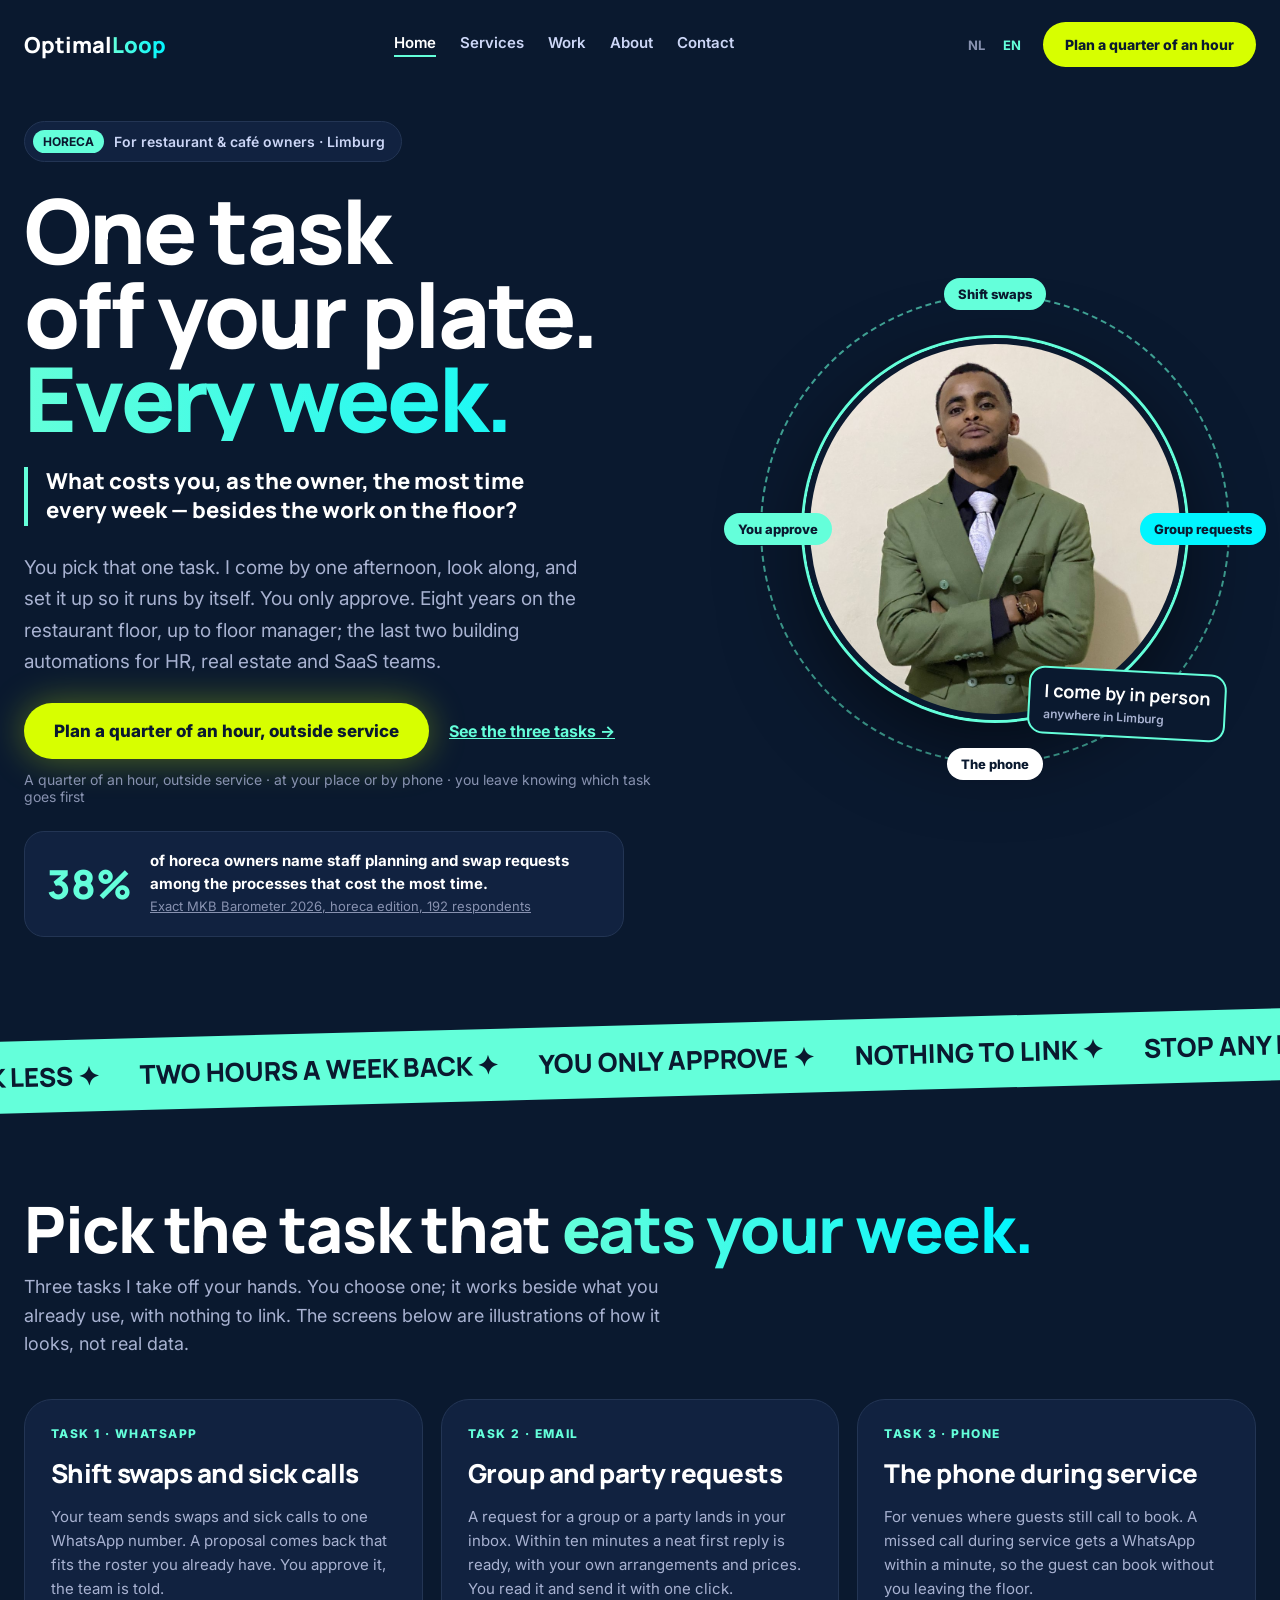
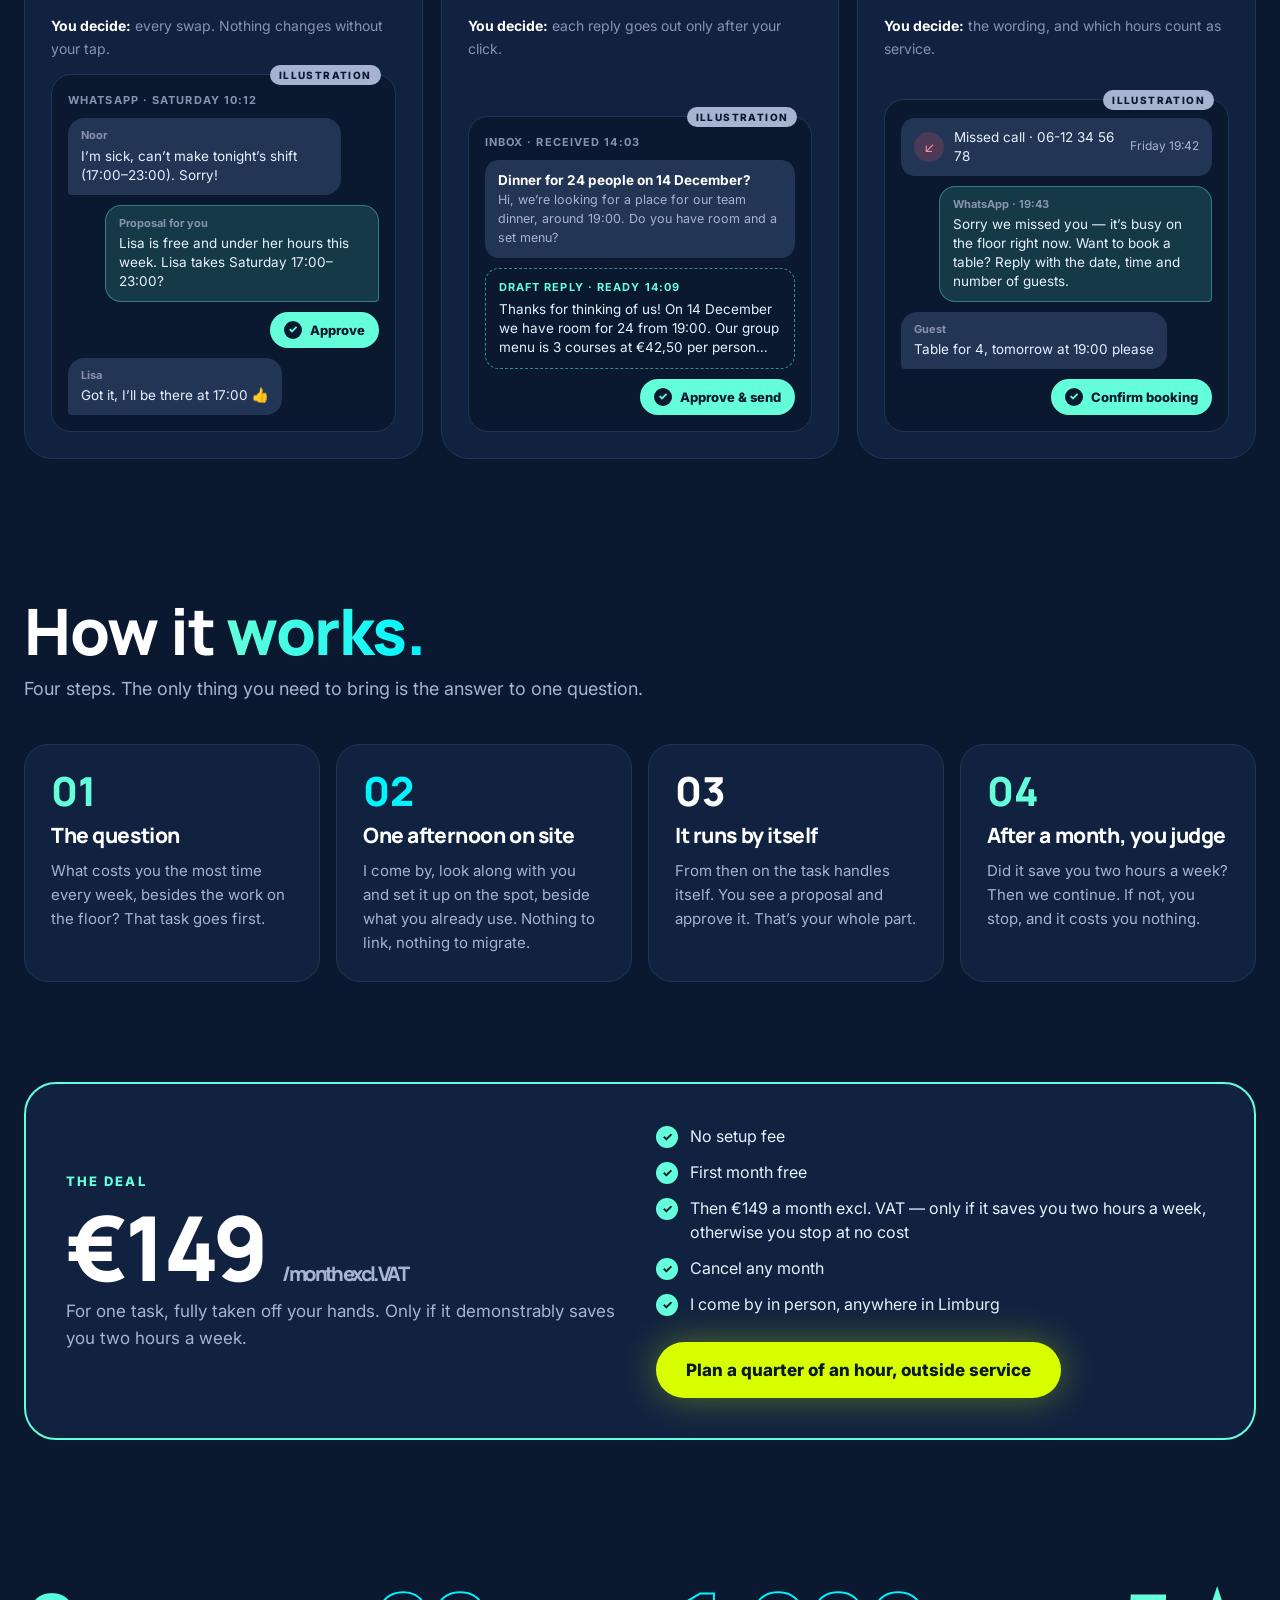
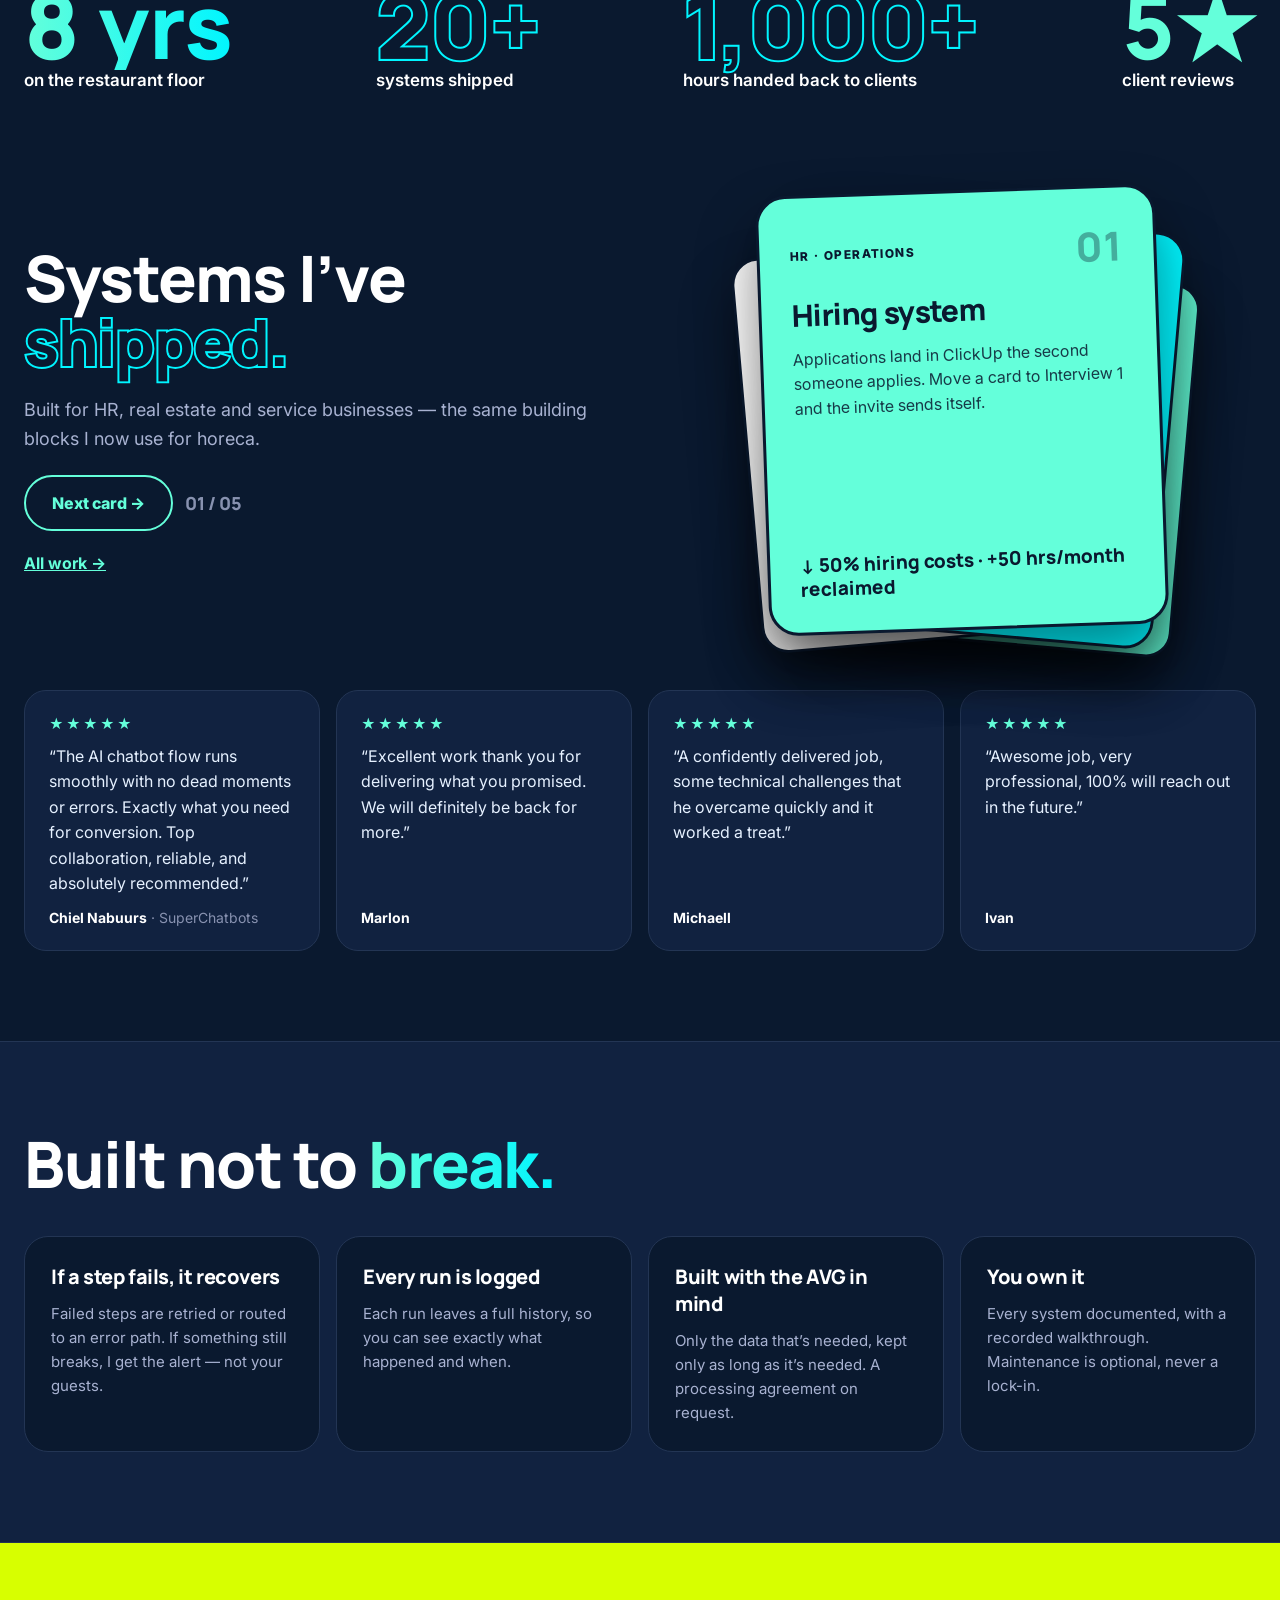
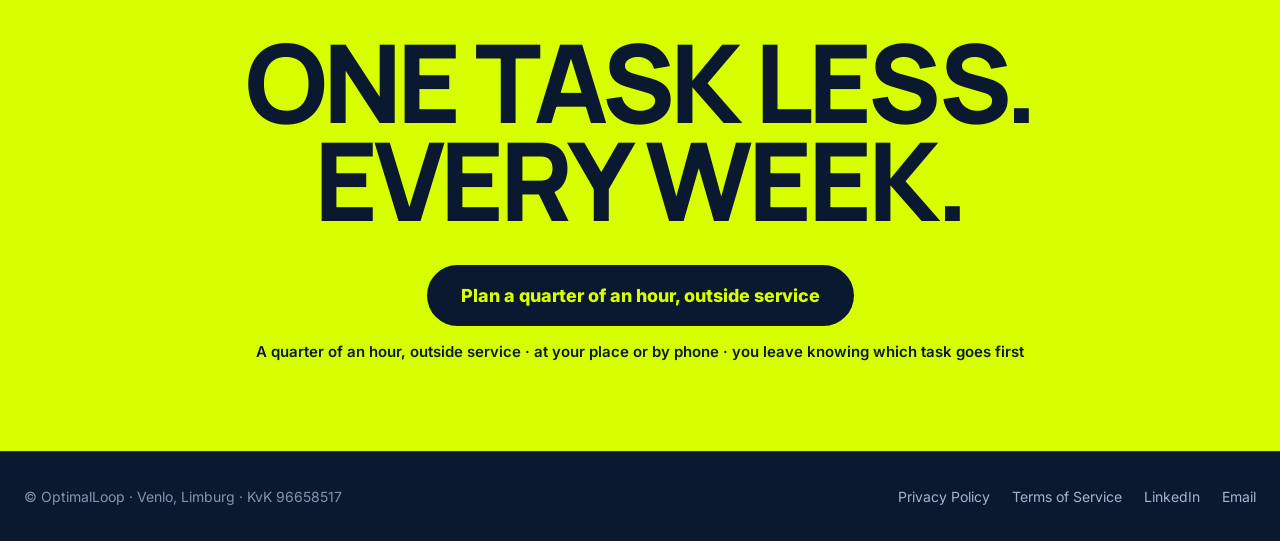
<file: index.html>
<!doctype html>
<html lang="en">
<head>
<meta charset="utf-8">
<meta name="viewport" content="width=device-width, initial-scale=1">
<title>OptimalLoop — One task off your plate, every week · horeca Limburg</title>
<meta name="description" content="Pick the task that costs you the most time each week — shift swaps, group requests or the phone during service. Sharif comes by one afternoon and sets it up so it runs by itself. First month free, then €149 a month excl. VAT, only if it saves you two hours a week.">
<script src="i18n.js"></script>
<link rel="icon" href="assets/favicon.png">
<link rel="preconnect" href="https://fonts.googleapis.com">
<link rel="preconnect" href="https://fonts.gstatic.com" crossorigin>
<link rel="stylesheet" href="https://fonts.googleapis.com/css2?family=Inter:wght@400;500;600;800&family=Manrope:wght@700;800&display=swap">
<link rel="stylesheet" href="assets/site.css">
<style>
/* ---------- Hero ---------- */
.hero{display:flex;flex-wrap:wrap;gap:48px;align-items:center;padding-top:32px;padding-bottom:88px}
.hero-copy{flex:1 1 min(560px,100%);min-width:0;display:flex;flex-direction:column;gap:26px}
.pill{display:inline-flex;align-self:flex-start;flex-wrap:wrap;gap:10px;align-items:center;border:1px solid var(--navy-3);background:var(--navy-2);border-radius:999px;padding:8px 16px 8px 8px;font-size:14px;font-weight:600}
.pill b{background:var(--teal);color:var(--navy);border-radius:999px;padding:4px 10px;font-size:12px}
.hero h1{margin:0;font-size:clamp(48px,7vw,104px);line-height:.94;letter-spacing:-.03em}
.hero h1 span{display:block}
.hero p.sub{margin:0;font-size:19px;line-height:1.65;color:var(--muted);max-width:580px}
.hero .q{margin:0;font:800 22px/1.35 Manrope,sans-serif;color:var(--white);max-width:560px;border-left:4px solid var(--teal);padding-left:18px}
.cta-row{display:flex;flex-wrap:wrap;gap:20px;align-items:center}
.proof{display:flex;flex-wrap:wrap;gap:18px;align-items:center;background:var(--navy-2);border:1px solid var(--navy-3);border-radius:20px;padding:18px 22px;max-width:600px}
.proof .num{font-family:Manrope,sans-serif;font-weight:800;font-size:40px;line-height:1;color:var(--teal)}
.proof p{flex:1 1 260px;margin:0;font-size:15px;line-height:1.5;color:#E6F1FF}
.proof strong{display:block;color:var(--white)}
.proof a{font-size:13px;color:var(--dim)}
.hero-art{flex:1 1 min(420px,100%);min-width:0;display:flex;justify-content:center}
.orbit{position:relative;width:470px;max-width:100%;aspect-ratio:1/1}
.orbit .ring{position:absolute;inset:0;border-radius:50%;border:2px dashed var(--teal);opacity:.6;animation:spin 60s linear infinite}
.orbit img{position:absolute;inset:44px;width:calc(100% - 88px);height:calc(100% - 88px);border-radius:50%;object-fit:cover;object-position:center 14%;border:6px solid var(--navy);box-shadow:0 0 0 3px var(--teal),0 30px 80px rgba(0,0,0,.5)}
.chips{position:absolute;inset:0;animation:spin 60s linear infinite}
.chips span{position:absolute;display:block}
.chips i{display:block;font-style:normal;color:var(--navy);font-weight:800;font-size:13px;padding:8px 14px;border-radius:999px;white-space:nowrap;animation:spin 60s linear infinite reverse}
.chips .n{left:50%;top:-16px;transform:translateX(-50%)} .chips .e{right:-36px;top:50%;transform:translateY(-50%)}
.chips .s{left:50%;bottom:-16px;transform:translateX(-50%)} .chips .w{left:-36px;top:50%;transform:translateY(-50%)}
.visit{position:absolute;right:4px;bottom:26px;background:var(--navy);border:2px solid var(--teal);border-radius:16px;padding:10px 14px;transform:rotate(3deg)}
.visit strong{display:block;font-family:Manrope,sans-serif;font-size:18px;color:var(--white)} .visit span{font-size:12px;color:var(--muted);font-weight:600}

/* ---------- Outcome band ---------- */
.band{background:var(--teal);transform:rotate(-1.5deg);margin:0 -40px;padding:18px 0;overflow:hidden;white-space:nowrap}
.band div{display:flex;justify-content:center;gap:40px;font-family:Manrope,sans-serif;font-weight:800;font-size:26px;color:var(--navy);text-transform:uppercase}

/* ---------- The three tasks (illustrated) ---------- */
.tasks{display:grid;grid-template-columns:repeat(auto-fit,minmax(min(340px,100%),1fr));gap:18px}
.task{background:var(--navy-2);border:1px solid var(--navy-3);border-radius:28px;padding:26px;display:flex;flex-direction:column;gap:14px}
.task small{font-size:12px;font-weight:800;letter-spacing:.12em;color:var(--teal)}
.task h3{margin:0;font-size:26px}
.task > p{margin:0;font-size:15px;line-height:1.6;color:var(--muted)}
.task .you{font-size:14px;color:var(--dim)} .task .you b{color:var(--white)}
.mock{position:relative;margin-top:auto;background:var(--navy);border:1px solid var(--navy-3);border-radius:20px;padding:18px 16px 16px;display:flex;flex-direction:column;gap:10px;font-size:13.5px;line-height:1.4}
.mock .ill{position:absolute;top:-10px;right:14px;font-size:10px;font-weight:800;letter-spacing:.14em;text-transform:uppercase;color:var(--navy);background:var(--muted);border-radius:999px;padding:3px 9px}
.mock .meta{font-size:11px;font-weight:700;letter-spacing:.1em;text-transform:uppercase;color:var(--dim)}
.bub{max-width:88%;padding:10px 13px;border-radius:16px;color:#E6F1FF}
.bub.in{align-self:flex-start;background:var(--navy-3);border-bottom-left-radius:4px}
.bub.out{align-self:flex-end;background:rgba(100,255,218,.14);border:1px solid rgba(100,255,218,.35);border-bottom-right-radius:4px}
.bub b{display:block;font-size:11px;color:var(--dim);font-weight:700;margin-bottom:3px}
.ok{align-self:flex-end;display:inline-flex;align-items:center;gap:8px;background:var(--teal);color:var(--navy);font-weight:800;font-size:13px;border-radius:999px;padding:9px 14px}
.ok i{font-style:normal;width:18px;height:18px;border-radius:50%;background:var(--navy);color:var(--teal);display:inline-flex;align-items:center;justify-content:center;font-size:11px}
.mail{background:var(--navy-3);border-radius:14px;padding:11px 13px;color:#E6F1FF}
.mail b{display:block;color:var(--white)} .mail span{color:var(--muted);font-size:12.5px}
.draft{border:1px dashed rgba(100,255,218,.5);border-radius:14px;padding:11px 13px;color:#E6F1FF}
.draft b{display:block;font-size:11px;color:var(--teal);letter-spacing:.1em;text-transform:uppercase;margin-bottom:5px}
.call{display:flex;align-items:center;gap:10px;background:var(--navy-3);border-radius:14px;padding:10px 13px;color:#E6F1FF}
.call i{font-style:normal;width:30px;height:30px;border-radius:50%;background:rgba(233,84,107,.2);color:#FF8A9B;display:inline-flex;align-items:center;justify-content:center;font-size:14px;flex:0 0 30px}
.call span{color:var(--muted);font-size:12px;margin-left:auto;white-space:nowrap}
/* one calm reveal when the section scrolls into view */
@media (prefers-reduced-motion:no-preference){
  .mock > :not(.ill){opacity:0;transform:translateY(8px);transition:opacity .5s ease,transform .5s ease}
  .tasks.is-live .mock > :not(.ill){opacity:1;transform:none}
  .tasks.is-live .mock > :nth-child(2){transition-delay:.1s} .tasks.is-live .mock > :nth-child(3){transition-delay:.5s}
  .tasks.is-live .mock > :nth-child(4){transition-delay:.9s} .tasks.is-live .mock > :nth-child(5){transition-delay:1.3s} .tasks.is-live .mock > :nth-child(6){transition-delay:1.7s}
}

/* ---------- How it works ---------- */
.steps4{display:grid;grid-template-columns:repeat(auto-fit,minmax(min(240px,100%),1fr));gap:16px}
.steps4 div{background:var(--navy-2);border:1px solid var(--navy-3);border-radius:24px;padding:26px;display:flex;flex-direction:column;gap:10px}
.steps4 b{font:800 40px/1 Manrope,sans-serif;color:var(--teal)} .steps4 div:nth-child(2) b{color:var(--cyan)} .steps4 div:nth-child(3) b{color:var(--white)} .steps4 div:nth-child(4) b{color:var(--teal)}
.steps4 h3{margin:0;font-size:21px} .steps4 p{margin:0;font-size:15px;line-height:1.6;color:var(--muted)}

/* ---------- Price ---------- */
.price{display:flex;flex-wrap:wrap;gap:32px;align-items:center;background:var(--navy-2);border:2px solid var(--teal);border-radius:32px;padding:40px}
.price > div{flex:1 1 min(380px,100%);min-width:0}
.price .amt{font:800 clamp(56px,7vw,96px)/1 Manrope,sans-serif;color:var(--white);letter-spacing:-.03em}
.price .amt small{font:800 20px Manrope,sans-serif;color:var(--muted)}
.price ul{list-style:none;margin:0;padding:0;display:flex;flex-direction:column;gap:12px}
.price li{display:flex;gap:12px;align-items:flex-start;font-size:16px;line-height:1.5;color:#E6F1FF}
.price li::before{content:"✓";flex:0 0 22px;width:22px;height:22px;border-radius:50%;background:var(--teal);color:var(--navy);font-weight:800;font-size:12px;display:inline-flex;align-items:center;justify-content:center;margin-top:2px}

/* ---------- Numbers ---------- */
.stats{display:flex;flex-wrap:wrap;justify-content:space-between;gap:32px 56px}
.stats > div{flex:0 1 auto}
.stats .big{font-family:Manrope,sans-serif;font-weight:800;font-size:clamp(60px,7vw,100px);line-height:1}
.stats .lbl{font-size:17px;font-weight:600;color:var(--white)}

/* ---------- Deck ---------- */
.split{display:flex;flex-wrap:wrap;gap:56px;align-items:center;padding-top:60px;padding-bottom:60px}
.split > div{flex:1 1 min(380px,100%);min-width:0}
.deck-area{display:flex;justify-content:center}
.deck{position:relative;width:400px;max-width:100%;height:440px;touch-action:pan-y}
.deck article{position:absolute;inset:0;padding:30px;border-radius:30px;display:flex;flex-direction:column;gap:16px;color:var(--navy);border:3px solid var(--navy);box-shadow:0 30px 60px rgba(0,0,0,.45);transition:transform .6s cubic-bezier(.2,.8,.2,1),opacity .6s}
.deck .tag{display:flex;justify-content:space-between;align-items:center;font-size:12px;font-weight:800;letter-spacing:.12em;text-transform:uppercase}
.deck .tag b{font:800 40px Manrope,sans-serif;opacity:.35}
.deck h3{margin:0;font:800 30px/1.05 Manrope,sans-serif;color:var(--navy)}
.deck p{margin:0;font-size:16px;line-height:1.55;opacity:.85}
.deck .metric{margin-top:auto;font:800 19px/1.3 Manrope,sans-serif}

/* ---------- Reliability ---------- */
.trust{background:var(--navy-2);border-top:1px solid var(--navy-3);border-bottom:1px solid var(--navy-3)}
.trust .wrap{padding-top:90px;padding-bottom:90px}
.trust .card{background:var(--navy)}
.trust .card h3{font-size:20px}

@media (max-width:640px){.chips{display:none}.band div{font-size:18px;gap:24px}.price{padding:28px}}
</style>
</head>
<body>

<header class="wrap top">
  <a class="logo" href="index.html">Optimal<span class="grad">Loop</span></a>
  <nav class="nav" aria-label="Main">
    <a href="index.html" aria-current="page">Home</a>
    <a href="services.html">Services</a>
    <a href="work.html">Work</a>
    <a href="about.html">About</a>
    <a href="contact.html">Contact</a>
  </nav>
  <div class="top-right">
    <div class="lang" aria-label="Language"><button type="button" data-lang-btn="nl" aria-pressed="false">NL</button><button type="button" data-lang-btn="en" aria-pressed="true">EN</button></div>
    <a class="btn-book sm" href="https://cal.com/sharif-6p34nh/secret" target="_blank" rel="noopener">Plan a quarter of an hour</a>
  </div>
</header>

<main>
  <!-- HERO -->
  <section class="wrap hero">
    <div class="hero-copy">
      <div class="pill"><b>HORECA</b> For restaurant &amp; café owners · Limburg</div>
      <h1><span>One task</span><span>off your plate.</span><span class="grad">Every week.</span></h1>
      <p class="q">What costs you, as the owner, the most time every week — besides the work on the floor?</p>
      <p class="sub">You pick that one task. I come by one afternoon, look along, and set it up so it runs by itself. You only approve. Eight years on the restaurant floor, up to floor manager; the last two building automations for HR, real estate and SaaS teams.</p>
      <div>
        <div class="cta-row">
          <a class="btn-book" href="https://cal.com/sharif-6p34nh/secret" target="_blank" rel="noopener">Plan a quarter of an hour, outside service</a>
          <a href="#tasks" style="font-weight:700">See the three tasks →</a>
        </div>
        <p class="micro" style="margin:12px 0 0">A quarter of an hour, outside service · at your place or by phone · you leave knowing which task goes first</p>
      </div>
      <div class="proof">
        <div class="num">38%</div>
        <p><strong>of horeca owners name staff planning and swap requests among the processes that cost the most time.</strong><a href="https://files.exact.com/static/web/pdf/mkb-barometer/2026/Rapport%20MKB%20Barometer%202026%20NL%20-%20Horeca.pdf" target="_blank" rel="noopener">Exact MKB Barometer 2026, horeca edition, 192 respondents</a></p>
      </div>
    </div>
    <div class="hero-art">
      <div class="orbit">
        <div class="ring" aria-hidden="true"></div>
        <img src="sharif.jpg" alt="Sharif, founder of OptimalLoop" width="960" height="1200">
        <div class="chips" aria-hidden="true">
          <span class="n"><i style="background:var(--teal)">Shift swaps</i></span>
          <span class="e"><i style="background:var(--cyan)">Group requests</i></span>
          <span class="s"><i style="background:#fff">The phone</i></span>
          <span class="w"><i style="background:var(--teal)">You approve</i></span>
        </div>
        <div class="visit"><strong>I come by in person</strong><span>anywhere in Limburg</span></div>
      </div>
    </div>
  </section>

  <div class="band" aria-hidden="true"><div>
    <span>One task less ✦</span><span>Two hours a week back ✦</span><span>You only approve ✦</span><span>Nothing to link ✦</span><span>Stop any month ✦</span>
  </div></div>

  <!-- THE THREE TASKS -->
  <section class="wrap section" id="tasks">
    <h2 class="h2">Pick the task that <span class="grad">eats your week.</span></h2>
    <p class="lead">Three tasks I take off your hands. You choose one; it works beside what you already use, with nothing to link. The screens below are illustrations of how it looks, not real data.</p>
    <div class="tasks" id="tasksGrid">

      <article class="task">
        <small>TASK 1 · WHATSAPP</small>
        <h3>Shift swaps and sick calls</h3>
        <p>Your team sends swaps and sick calls to one WhatsApp number. A proposal comes back that fits the roster you already have. You approve it, the team is told.</p>
        <p class="you"><b>You decide:</b> every swap. Nothing changes without your tap.</p>
        <div class="mock" aria-label="Illustration of a shift swap on WhatsApp">
          <span class="ill">Illustration</span>
          <span class="meta">WhatsApp · Saturday 10:12</span>
          <div class="bub in"><b>Noor</b>I’m sick, can’t make tonight’s shift (17:00–23:00). Sorry!</div>
          <div class="bub out"><b>Proposal for you</b>Lisa is free and under her hours this week. Lisa takes Saturday 17:00–23:00?</div>
          <span class="ok"><i>✓</i>Approve</span>
          <div class="bub in"><b>Lisa</b>Got it, I’ll be there at 17:00 👍</div>
        </div>
      </article>

      <article class="task">
        <small>TASK 2 · EMAIL</small>
        <h3>Group and party requests</h3>
        <p>A request for a group or a party lands in your inbox. Within ten minutes a neat first reply is ready, with your own arrangements and prices. You read it and send it with one click.</p>
        <p class="you"><b>You decide:</b> each reply goes out only after your click.</p>
        <div class="mock" aria-label="Illustration of a group request email with a drafted reply">
          <span class="ill">Illustration</span>
          <span class="meta">Inbox · received 14:03</span>
          <div class="mail"><b>Dinner for 24 people on 14 December?</b><span>Hi, we’re looking for a place for our team dinner, around 19:00. Do you have room and a set menu?</span></div>
          <div class="draft"><b>Draft reply · ready 14:09</b>Thanks for thinking of us! On 14 December we have room for 24 from 19:00. Our group menu is 3 courses at €42,50 per person…</div>
          <span class="ok"><i>✓</i>Approve &amp; send</span>
        </div>
      </article>

      <article class="task">
        <small>TASK 3 · PHONE</small>
        <h3>The phone during service</h3>
        <p>For venues where guests still call to book. A missed call during service gets a WhatsApp within a minute, so the guest can book without you leaving the floor.</p>
        <p class="you"><b>You decide:</b> the wording, and which hours count as service.</p>
        <div class="mock" aria-label="Illustration of a missed call followed up on WhatsApp">
          <span class="ill">Illustration</span>
          <div class="call"><i>↙</i>Missed call · 06-12 34 56 78<span>Friday 19:42</span></div>
          <div class="bub out"><b>WhatsApp · 19:43</b>Sorry we missed you — it’s busy on the floor right now. Want to book a table? Reply with the date, time and number of guests.</div>
          <div class="bub in"><b>Guest</b>Table for 4, tomorrow at 19:00 please</div>
          <span class="ok"><i>✓</i>Confirm booking</span>
        </div>
      </article>

    </div>
  </section>

  <!-- HOW IT WORKS -->
  <section class="wrap section">
    <h2 class="h2">How it <span class="grad">works.</span></h2>
    <p class="lead">Four steps. The only thing you need to bring is the answer to one question.</p>
    <div class="steps4">
      <div><b>01</b><h3>The question</h3><p>What costs you the most time every week, besides the work on the floor? That task goes first.</p></div>
      <div><b>02</b><h3>One afternoon on site</h3><p>I come by, look along with you and set it up on the spot, beside what you already use. Nothing to link, nothing to migrate.</p></div>
      <div><b>03</b><h3>It runs by itself</h3><p>From then on the task handles itself. You see a proposal and approve it. That’s your whole part.</p></div>
      <div><b>04</b><h3>After a month, you judge</h3><p>Did it save you two hours a week? Then we continue. If not, you stop, and it costs you nothing.</p></div>
    </div>
  </section>

  <!-- PRICE -->
  <section class="wrap" style="padding-top:60px;padding-bottom:40px">
    <div class="price">
      <div>
        <span class="eyebrow">The deal</span>
        <div class="amt" style="margin:12px 0 6px">€149 <small>/ month excl. VAT</small></div>
        <p style="margin:0;font-size:17px;line-height:1.6;color:var(--muted)">For one task, fully taken off your hands. Only if it demonstrably saves you two hours a week.</p>
      </div>
      <div>
        <ul>
          <li>No setup fee</li>
          <li>First month free</li>
          <li>Then €149 a month excl. VAT — only if it saves you two hours a week, otherwise you stop at no cost</li>
          <li>Cancel any month</li>
          <li>I come by in person, anywhere in Limburg</li>
        </ul>
        <a class="btn-book" style="display:inline-block;margin-top:26px" href="https://cal.com/sharif-6p34nh/secret" target="_blank" rel="noopener">Plan a quarter of an hour, outside service</a>
      </div>
    </div>
  </section>

  <!-- NUMBERS -->
  <section class="wrap section">
    <div class="stats">
      <div><div class="big grad">8 yrs</div><div class="lbl">on the restaurant floor</div></div>
      <div><div class="big outline">20+</div><div class="lbl">systems shipped</div></div>
      <div><div class="big outline">1,000+</div><div class="lbl">hours handed back to clients</div></div>
      <div><div class="big" style="color:var(--teal)">5★</div><div class="lbl">client reviews</div></div>
    </div>
  </section>

  <!-- PORTFOLIO DECK -->
  <section class="wrap split">
    <div style="display:flex;flex-direction:column;gap:22px">
      <h2 class="h2" style="margin:0">Systems I’ve <span class="outline">shipped.</span></h2>
      <p style="margin:0;font-size:18px;line-height:1.6;color:var(--muted)">Built for HR, real estate and service businesses — the same building blocks I now use for horeca.</p>
      <div style="display:flex;gap:12px;align-items:center">
        <button class="btn-ghost" id="nextCard" type="button">Next card →</button>
        <span id="deckCount" class="display" style="font-size:18px;color:var(--dim)">01 / 05</span>
      </div>
      <a href="work.html" style="font-weight:700">All work →</a>
    </div>
    <div class="deck-area">
      <div class="deck" id="deck">
        <article style="background:var(--teal)"><div class="tag">HR · Operations<b>01</b></div><h3>Hiring system</h3><p>Applications land in ClickUp the second someone applies. Move a card to Interview 1 and the invite sends itself.</p><div class="metric">↓ 50% hiring costs · +50 hrs/month reclaimed</div></article>
        <article style="background:var(--cyan)"><div class="tag">Real estate · Sales<b>02</b></div><h3>AI sales concierge</h3><p>A static lead form leaked leads. Now a conversation scores every lead, pushes it to the CRM and sends a tailored brochure.</p><div class="metric">A 24/7 sales agent with instant replies</div></article>
        <article style="background:#fff"><div class="tag">AI chatbot<b>03</b></div><h3>SuperChatbots flow</h3><p>The complete chatbot flow for a client’s website, from start to finish — with automatic language and currency detection.</p><div class="metric">Runs smoothly, no dead moments or errors</div></article>
        <article style="background:var(--teal)"><div class="tag">Government · Data<b>04</b></div><h3>Autonomous data pipeline</h3><p>Continuous extraction from heavily protected government portals, running unattended.</p><div class="metric">Reliable, clean data — delivered automatically</div></article>
        <article style="background:var(--cyan)"><div class="tag">AI infrastructure<b>05</b></div><h3>Custom agentic workflows</h3><p>AI that handles multi-step reasoning on live data — far beyond simple trigger-and-action.</p><div class="metric">Self-correcting, and it scales with the business</div></article>
      </div>
    </div>
  </section>

  <!-- TESTIMONIALS (verbatim from the current site) -->
  <section class="wrap" style="padding-bottom:90px">
    <div class="quotes">
      <figure class="quote"><div class="stars">★★★★★</div><blockquote>“The AI chatbot flow runs smoothly with no dead moments or errors. Exactly what you need for conversion. Top collaboration, reliable, and absolutely recommended.”</blockquote><figcaption><b>Chiel Nabuurs</b> · SuperChatbots</figcaption></figure>
      <figure class="quote"><div class="stars">★★★★★</div><blockquote>“Excellent work thank you for delivering what you promised. We will definitely be back for more.”</blockquote><figcaption><b>Marlon</b></figcaption></figure>
      <figure class="quote"><div class="stars">★★★★★</div><blockquote>“A confidently delivered job, some technical challenges that he overcame quickly and it worked a treat.”</blockquote><figcaption><b>Michaell</b></figcaption></figure>
      <figure class="quote"><div class="stars">★★★★★</div><blockquote>“Awesome job, very professional, 100% will reach out in the future.”</blockquote><figcaption><b>Ivan</b></figcaption></figure>
    </div>
  </section>

  <!-- RELIABILITY + AVG -->
  <section class="trust">
    <div class="wrap">
      <h2 class="h2" style="margin-bottom:40px">Built not to <span class="grad">break.</span></h2>
      <div class="grid">
        <div class="card"><h3>If a step fails, it recovers</h3><p>Failed steps are retried or routed to an error path. If something still breaks, I get the alert — not your guests.</p></div>
        <div class="card"><h3>Every run is logged</h3><p>Each run leaves a full history, so you can see exactly what happened and when.</p></div>
        <div class="card"><h3>Built with the AVG in mind</h3><p>Only the data that’s needed, kept only as long as it’s needed. A processing agreement on request.</p></div>
        <div class="card"><h3>You own it</h3><p>Every system documented, with a recorded walkthrough. Maintenance is optional, never a lock-in.</p></div>
      </div>
    </div>
  </section>

  <a class="final" href="https://cal.com/sharif-6p34nh/secret" target="_blank" rel="noopener">
    <span class="big"><span style="display:block">ONE TASK LESS.</span><span style="display:block">EVERY WEEK.</span></span>
    <span class="btn">Plan a quarter of an hour, outside service</span>
    <span class="micro">A quarter of an hour, outside service · at your place or by phone · you leave knowing which task goes first</span>
  </a>
</main>

<footer class="wrap foot">
  <span>© OptimalLoop · Venlo, Limburg<span class="kvk"> · KvK 96658517</span></span>
  <nav aria-label="Footer">
    <a href="privacy.html">Privacy Policy</a>
    <a href="terms.html">Terms of Service</a>
    <a href="https://www.linkedin.com/in/sharif-mohamed-sharif-bb3091176/" target="_blank" rel="noopener">LinkedIn</a>
    <a href="mailto:optimalloop@optimalloop.com">Email</a>
  </nav>
</footer>

<script>
/* Task mockups: one calm reveal when scrolled into view */
(function(){
  var grid=document.getElementById('tasksGrid');
  if(!('IntersectionObserver' in window)){grid.classList.add('is-live');return;}
  var io=new IntersectionObserver(function(es){es.forEach(function(e){if(e.isIntersecting){grid.classList.add('is-live');io.disconnect();}});},{threshold:.2});
  io.observe(grid);
})();

/* Card deck: button or swipe */
(function(){
  var cards=[].slice.call(document.querySelectorAll('#deck article')),n=cards.length,top=0;
  var count=document.getElementById('deckCount'),deck=document.getElementById('deck');
  function pad(x){return String(x).padStart(2,'0');}
  function layout(){
    cards.forEach(function(c,k){
      var p=(k-top+n)%n,tf,op=1,z=n-p;
      if(p===n-1&&n>2){tf='translateX(130%) rotate(22deg)';op=0;z=n+1;}
      else if(p===0){tf='translate(0,0) rotate(-2deg)';}
      else{tf='translate('+((p%2?18:-18)*p)+'px,'+(p*16)+'px) rotate('+(p%2?5:-5)+'deg) scale('+(1-p*.05)+')';}
      c.style.transform=tf;c.style.opacity=op;c.style.zIndex=z;
      c.setAttribute('aria-hidden',p===0?'false':'true');
    });
    count.textContent=pad(top+1)+' / '+pad(n);
  }
  function next(){top=(top+1)%n;layout();}
  document.getElementById('nextCard').addEventListener('click',next);
  var x0=null;
  deck.addEventListener('touchstart',function(e){x0=e.touches[0].clientX;},{passive:true});
  deck.addEventListener('touchend',function(e){if(x0!==null&&Math.abs(e.changedTouches[0].clientX-x0)>40)next();x0=null;});
  layout();
})();
</script>
</body>
</html>
</file>
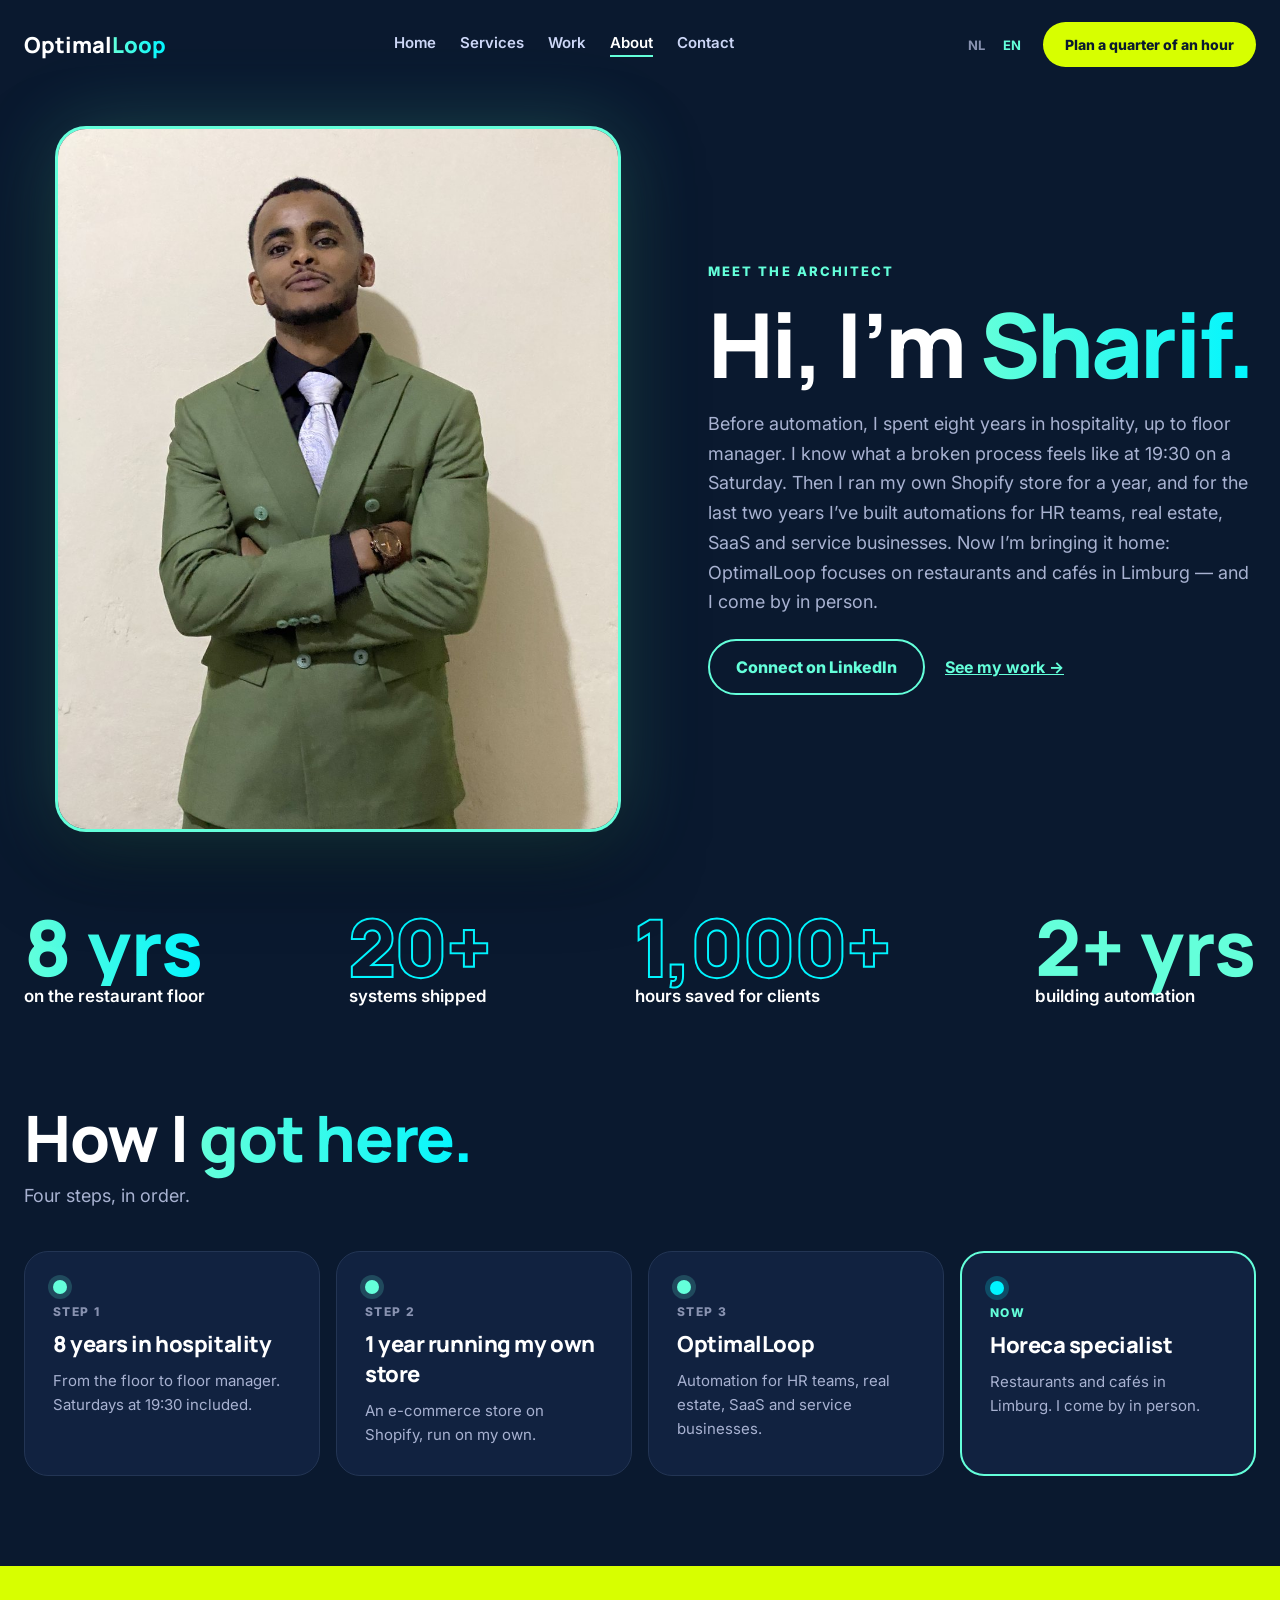
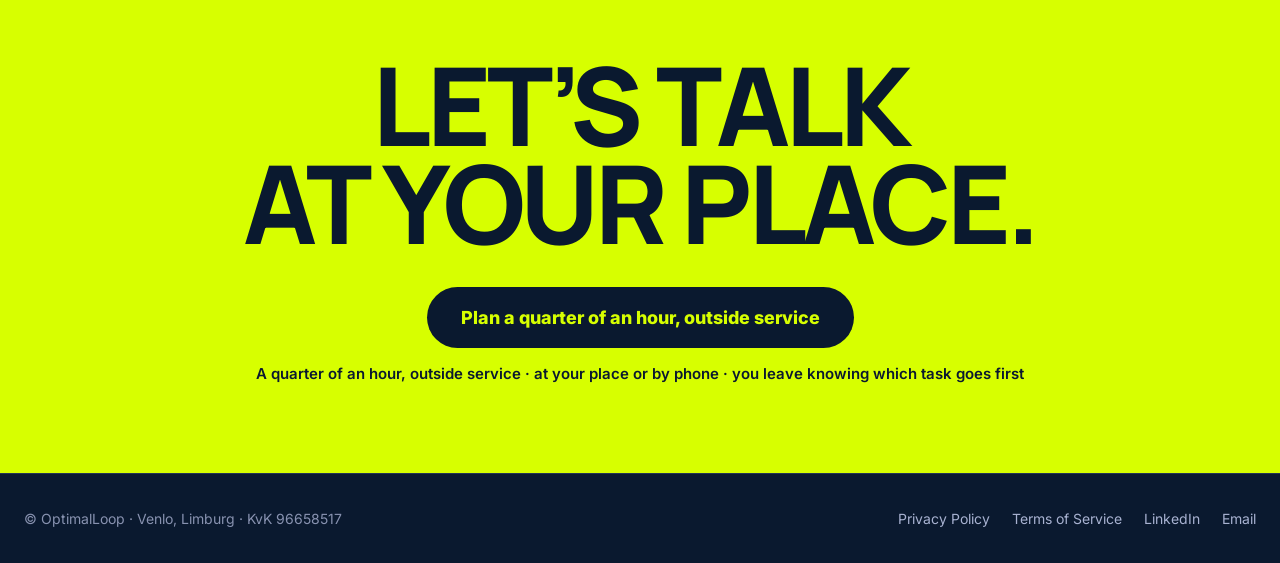
<file: about.html>
<!doctype html>
<html lang="en">
<head>
<meta charset="utf-8">
<meta name="viewport" content="width=device-width, initial-scale=1">
<title>About — OptimalLoop</title>
<meta name="description" content="Sharif, founder of OptimalLoop: eight years in hospitality up to floor manager, two years building automations. Now automation for restaurants and cafés in Limburg, in person.">
<script src="i18n.js"></script>
<link rel="icon" href="assets/favicon.png">
<link rel="preconnect" href="https://fonts.googleapis.com">
<link rel="preconnect" href="https://fonts.gstatic.com" crossorigin>
<link rel="stylesheet" href="https://fonts.googleapis.com/css2?family=Inter:wght@400;500;600;800&family=Manrope:wght@700;800&display=swap">
<link rel="stylesheet" href="assets/site.css">
<style>
.about{display:flex;flex-wrap:wrap;gap:56px;align-items:center;padding-top:40px;padding-bottom:80px}
.about-art{flex:1 1 min(560px,100%);min-width:0;display:flex;justify-content:center}
.portrait{position:relative;width:560px;max-width:100%;aspect-ratio:4/5;border-radius:28px;overflow:hidden;box-shadow:0 0 0 3px var(--teal),0 0 80px rgba(100,255,218,.22),0 30px 80px rgba(0,0,0,.5)}
.portrait img{position:absolute;inset:0;width:100%;height:100%;object-fit:cover;object-position:center 12%}
.about-copy{flex:1 1 min(480px,100%);min-width:0;display:flex;flex-direction:column;gap:22px}
.about-copy h1{margin:0;font-size:clamp(50px,7vw,100px);line-height:.96;letter-spacing:-.03em}
.about-copy p{margin:0;font-size:18px;line-height:1.65;color:var(--muted)}
.about-copy .links{display:flex;flex-wrap:wrap;gap:20px;align-items:center}
.stats{display:flex;flex-wrap:wrap;justify-content:space-between;gap:32px 56px;padding-bottom:40px}
.stats > div{flex:0 1 auto}
.stats .big{font-family:Manrope,sans-serif;font-weight:800;font-size:clamp(52px,6vw,88px);line-height:1}
.stats .lbl{font-size:17px;font-weight:600;color:var(--white)}
.timeline{list-style:none;margin:0;padding:0;display:grid;grid-template-columns:repeat(auto-fit,minmax(240px,1fr));gap:16px}
.timeline li{position:relative;background:var(--navy-2);border:1px solid var(--navy-3);border-radius:24px;padding:28px;display:flex;flex-direction:column;gap:10px}
.timeline li::before{content:"";display:block;width:14px;height:14px;border-radius:50%;background:var(--teal);box-shadow:0 0 0 5px rgba(100,255,218,.18)}
.timeline li:last-child{border:2px solid var(--teal)}
.timeline li:last-child::before{background:var(--cyan);box-shadow:0 0 0 5px rgba(0,245,255,.2)}
.timeline small{font-size:12px;font-weight:800;letter-spacing:.12em;text-transform:uppercase;color:var(--dim)}
.timeline li:last-child small{color:var(--teal)}
.timeline h3{margin:0;font-size:22px} .timeline p{margin:0;font-size:15px;line-height:1.6;color:var(--muted)}
</style>
</head>
<body>

<header class="wrap top">
  <a class="logo" href="index.html">Optimal<span class="grad">Loop</span></a>
  <nav class="nav" aria-label="Main">
    <a href="index.html">Home</a>
    <a href="services.html">Services</a>
    <a href="work.html">Work</a>
    <a href="about.html" aria-current="page">About</a>
    <a href="contact.html">Contact</a>
  </nav>
  <div class="top-right">
    <div class="lang" aria-label="Language"><button type="button" data-lang-btn="nl" aria-pressed="false">NL</button><button type="button" data-lang-btn="en" aria-pressed="true">EN</button></div>
    <a class="btn-book sm" href="https://cal.com/sharif-6p34nh/secret" target="_blank" rel="noopener">Plan a quarter of an hour</a>
  </div>
</header>

<main>
  <!-- FOUNDER -->
  <section class="wrap about">
    <div class="about-art">
      <div class="portrait"><img src="sharif.jpg" alt="Sharif, founder of OptimalLoop" width="960" height="1200"></div>
    </div>
    <div class="about-copy">
      <span class="eyebrow">Meet the architect</span>
      <h1>Hi, I’m <span class="grad">Sharif.</span></h1>
      <p>Before automation, I spent eight years in hospitality, up to floor manager. I know what a broken process feels like at 19:30 on a Saturday. Then I ran my own Shopify store for a year, and for the last two years I’ve built automations for HR teams, real estate, SaaS and service businesses. Now I’m bringing it home: OptimalLoop focuses on restaurants and cafés in Limburg — and I come by in person.</p>
      <div class="links">
        <a class="btn-ghost" href="https://www.linkedin.com/in/sharif-mohamed-sharif-bb3091176/" target="_blank" rel="noopener">Connect on LinkedIn</a>
        <a href="work.html" style="font-weight:700">See my work →</a>
      </div>
    </div>
  </section>

  <!-- NUMBERS -->
  <section class="wrap">
    <div class="stats">
      <div><div class="big grad">8 yrs</div><div class="lbl">on the restaurant floor</div></div>
      <div><div class="big outline">20+</div><div class="lbl">systems shipped</div></div>
      <div><div class="big outline">1,000+</div><div class="lbl">hours saved for clients</div></div>
      <div><div class="big" style="color:var(--teal)">2+ yrs</div><div class="lbl">building automation</div></div>
    </div>
  </section>

  <!-- TIMELINE -->
  <section class="wrap section" style="padding-top:60px;padding-bottom:90px">
    <h2 class="h2">How I <span class="grad">got here.</span></h2>
    <p class="lead">Four steps, in order.</p>
    <ol class="timeline">
      <li><small>Step 1</small><h3>8 years in hospitality</h3><p>From the floor to floor manager. Saturdays at 19:30 included.</p></li>
      <li><small>Step 2</small><h3>1 year running my own store</h3><p>An e-commerce store on Shopify, run on my own.</p></li>
      <li><small>Step 3</small><h3>OptimalLoop</h3><p>Automation for HR teams, real estate, SaaS and service businesses.</p></li>
      <li><small>Now</small><h3>Horeca specialist</h3><p>Restaurants and cafés in Limburg. I come by in person.</p></li>
    </ol>
  </section>

  <a class="final" href="https://cal.com/sharif-6p34nh/secret" target="_blank" rel="noopener">
    <span class="big"><span style="display:block">LET’S TALK</span><span style="display:block">AT YOUR PLACE.</span></span>
    <span class="btn">Plan a quarter of an hour, outside service</span>
    <span class="micro">A quarter of an hour, outside service · at your place or by phone · you leave knowing which task goes first</span>
  </a>
</main>

<footer class="wrap foot">
  <span>© OptimalLoop · Venlo, Limburg<span class="kvk"> · KvK 96658517</span></span>
  <nav aria-label="Footer">
    <a href="privacy.html">Privacy Policy</a>
    <a href="terms.html">Terms of Service</a>
    <a href="https://www.linkedin.com/in/sharif-mohamed-sharif-bb3091176/" target="_blank" rel="noopener">LinkedIn</a>
    <a href="mailto:optimalloop@optimalloop.com">Email</a>
  </nav>
</footer>
</body>
</html>
</file>
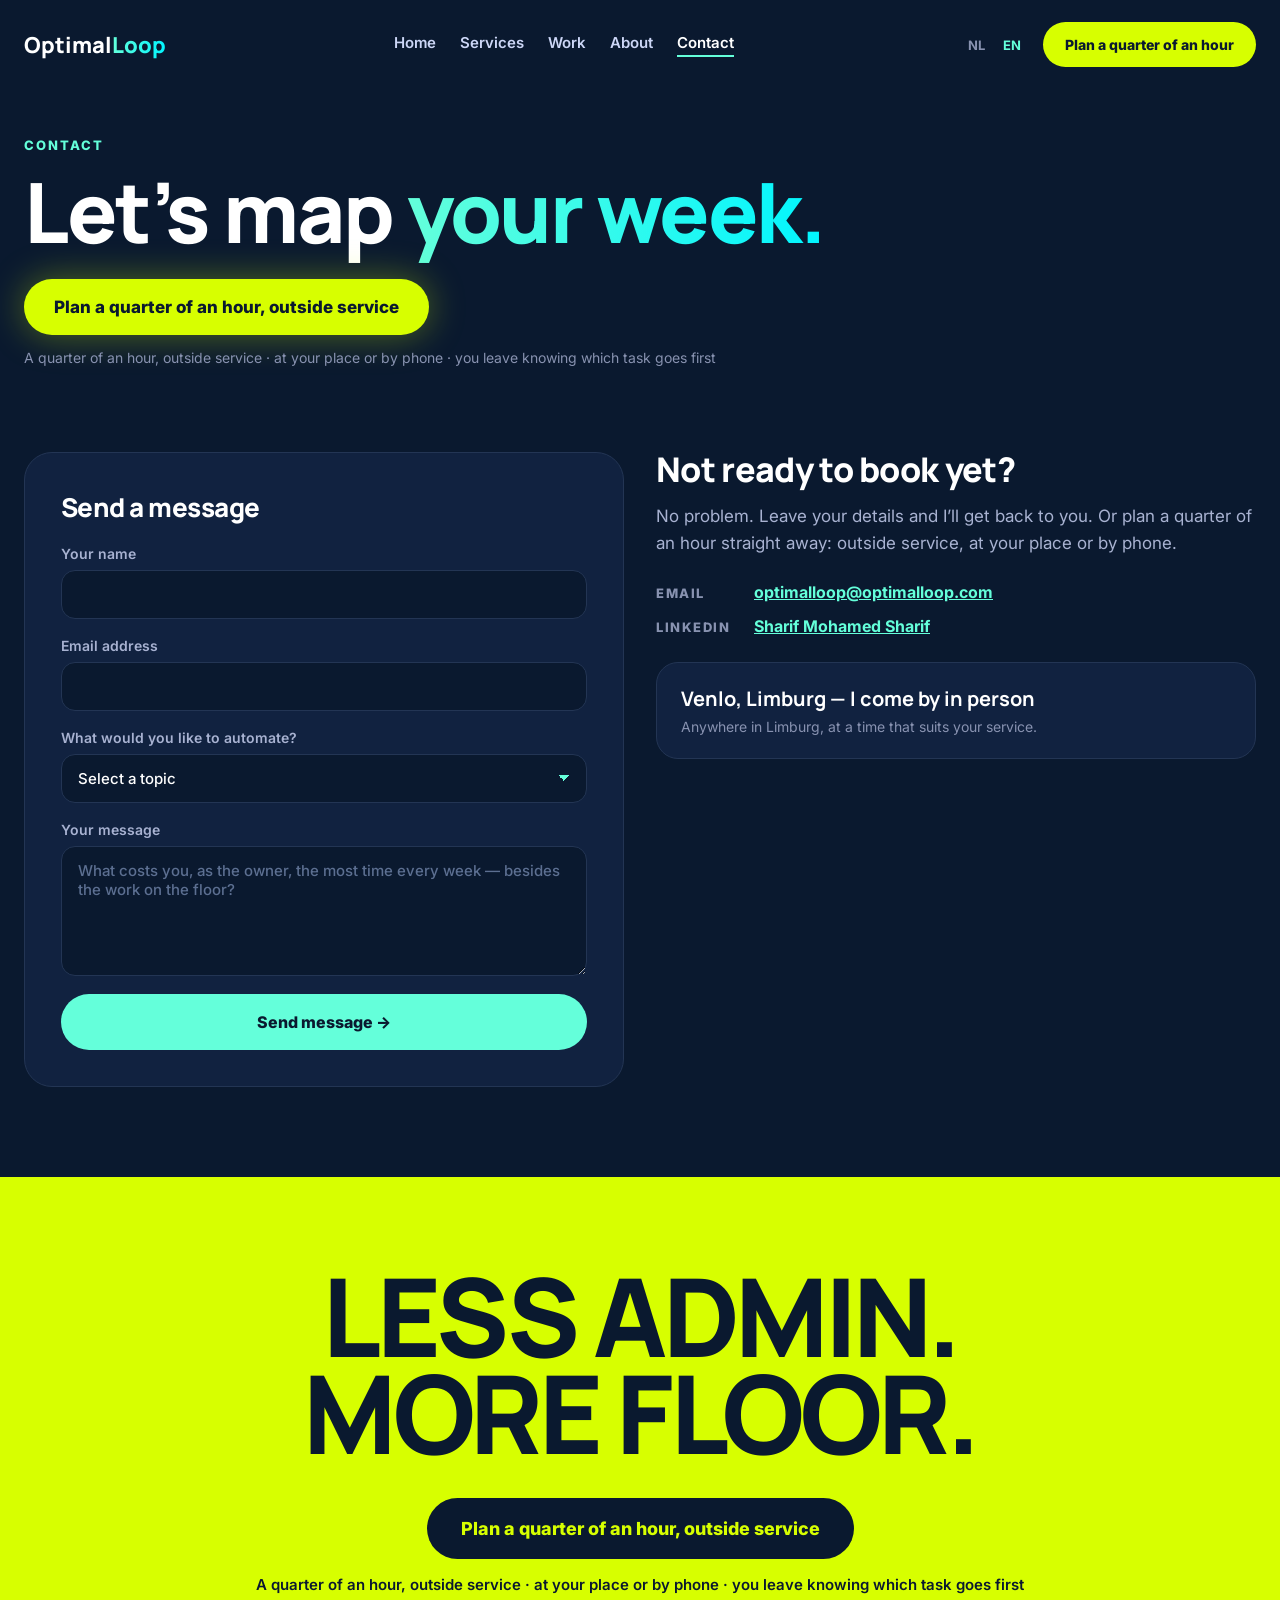
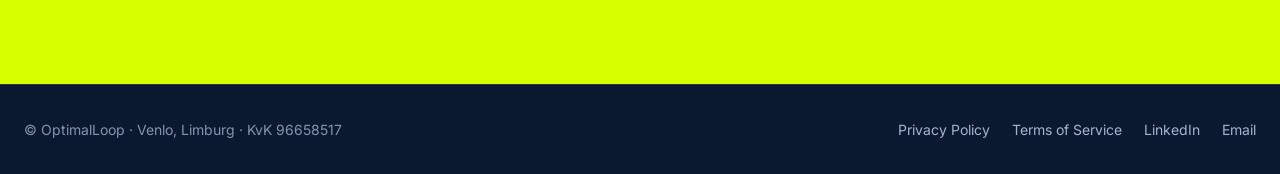
<file: contact.html>
<!doctype html>
<html lang="en">
<head>
<meta charset="utf-8">
<meta name="viewport" content="width=device-width, initial-scale=1">
<title>Contact — OptimalLoop</title>
<meta name="description" content="Plan a quarter of an hour outside service, or send a message. OptimalLoop takes one weekly task off the hands of restaurant and café owners in Limburg. Sharif comes by in person.">
<script src="i18n.js"></script>
<link rel="icon" href="assets/favicon.png">
<link rel="preconnect" href="https://fonts.googleapis.com">
<link rel="preconnect" href="https://fonts.gstatic.com" crossorigin>
<link rel="stylesheet" href="https://fonts.googleapis.com/css2?family=Inter:wght@400;500;600;800&family=Manrope:wght@700;800&display=swap">
<link rel="stylesheet" href="assets/site.css">
<style>
.page-head .book{display:flex;flex-direction:column;gap:14px;align-items:flex-start;margin-top:8px}
.two{display:flex;flex-wrap:wrap;gap:32px;align-items:flex-start;padding-top:30px;padding-bottom:90px}
.two > *{flex:1 1 min(420px,100%);min-width:0}
.formcard{background:var(--navy-2);border:1px solid var(--navy-3);border-radius:28px;padding:36px;display:flex;flex-direction:column;gap:20px}
.formcard h2{margin:0;font-size:26px}
.formcard form{display:flex;flex-direction:column;gap:18px}
.success{display:flex;flex-direction:column;gap:10px;align-items:flex-start;padding:10px 0}
.success .tick{width:52px;height:52px;border-radius:50%;background:rgba(100,255,218,.15);color:var(--teal);display:flex;align-items:center;justify-content:center;font-size:26px;font-weight:800}
.success h3{margin:0;font-size:24px} .success p{margin:0;color:var(--muted)}
.aside{display:flex;flex-direction:column;gap:16px}
.aside h2{margin:0;font-size:34px;line-height:1.05}
.aside p{margin:0;font-size:17px;line-height:1.6;color:var(--muted)}
.aside ul{list-style:none;margin:8px 0 0;padding:0;display:flex;flex-direction:column;gap:14px}
.aside li{display:flex;flex-wrap:wrap;gap:6px 14px;align-items:baseline;font-size:16px}
.aside li span{color:var(--dim);font-size:13px;font-weight:800;letter-spacing:.12em;text-transform:uppercase;min-width:84px}
.aside li a{font-weight:700;word-break:break-all}
.aside .visit{background:var(--navy-2);border:1px solid var(--navy-3);border-radius:22px;padding:22px 24px;margin-top:10px}
.aside .visit strong{display:block;font-family:Manrope,sans-serif;font-size:20px;color:var(--white);margin-bottom:4px}
</style>
</head>
<body>

<header class="wrap top">
  <a class="logo" href="index.html">Optimal<span class="grad">Loop</span></a>
  <nav class="nav" aria-label="Main">
    <a href="index.html">Home</a>
    <a href="services.html">Services</a>
    <a href="work.html">Work</a>
    <a href="about.html">About</a>
    <a href="contact.html" aria-current="page">Contact</a>
  </nav>
  <div class="top-right">
    <div class="lang" aria-label="Language"><button type="button" data-lang-btn="nl" aria-pressed="false">NL</button><button type="button" data-lang-btn="en" aria-pressed="true">EN</button></div>
    <a class="btn-book sm" href="https://cal.com/sharif-6p34nh/secret" target="_blank" rel="noopener">Plan a quarter of an hour</a>
  </div>
</header>

<main>
  <!-- HERO + BOOKING -->
  <section class="wrap page-head">
    <span class="eyebrow">Contact</span>
    <h1>Let’s map <span class="grad">your week.</span></h1>
    <div class="book">
      <a class="btn-book" href="https://cal.com/sharif-6p34nh/secret" target="_blank" rel="noopener">Plan a quarter of an hour, outside service</a>
      <p class="micro" style="margin:0">A quarter of an hour, outside service · at your place or by phone · you leave knowing which task goes first</p>
    </div>
  </section>

  <section class="wrap two">
    <!-- FORM -->
    <div class="formcard">
      <h2>Send a message</h2>
      <div id="form-success" class="success hide" role="status">
        <div class="tick" aria-hidden="true">✓</div>
        <h3>Message sent!</h3>
        <p>Thanks — I’ll get back to you soon.</p>
      </div>
      <form id="contact-form" action="https://formspree.io/f/xykbdrwr" method="POST">
        <div class="field">
          <label for="f-name">Your name</label>
          <input type="text" id="f-name" name="Name" autocomplete="name" required>
        </div>
        <div class="field">
          <label for="f-email">Email address</label>
          <input type="email" id="f-email" name="Email" autocomplete="email" required>
        </div>
        <div class="field">
          <label for="f-topic">What would you like to automate?</label>
          <select id="f-topic" name="Topic">
            <option value="" disabled selected>Select a topic</option>
            <option value="Hiring">Hiring</option>
            <option value="No-shows & reservations">No-shows &amp; reservations</option>
            <option value="Rosters">Rosters</option>
            <option value="Invoices & bookkeeping">Invoices &amp; bookkeeping</option>
            <option value="Reviews">Reviews</option>
            <option value="Something else">Something else</option>
          </select>
        </div>
        <div class="field">
          <label for="f-message">Your message</label>
          <textarea id="f-message" name="Message" rows="5" placeholder="What costs you, as the owner, the most time every week — besides the work on the floor?" required></textarea>
        </div>
        <button type="submit" class="btn-teal">Send message →</button>
      </form>
    </div>

    <!-- NOT READY YET -->
    <aside class="aside">
      <h2>Not ready to book yet?</h2>
      <p>No problem. Leave your details and I’ll get back to you. Or plan a quarter of an hour straight away: outside service, at your place or by phone.</p>
      <ul>
        <li><span>Email</span><a href="mailto:optimalloop@optimalloop.com">optimalloop@optimalloop.com</a></li>
        <li><span>LinkedIn</span><a href="https://www.linkedin.com/in/sharif-mohamed-sharif-bb3091176/" target="_blank" rel="noopener">Sharif Mohamed Sharif</a></li>
      </ul>
      <div class="visit">
        <strong>Venlo, Limburg — I come by in person</strong>
        <span class="micro">Anywhere in Limburg, at a time that suits your service.</span>
      </div>
    </aside>
  </section>

  <a class="final" href="https://cal.com/sharif-6p34nh/secret" target="_blank" rel="noopener">
    <span class="big"><span style="display:block">LESS ADMIN.</span><span style="display:block">MORE FLOOR.</span></span>
    <span class="btn">Plan a quarter of an hour, outside service</span>
    <span class="micro">A quarter of an hour, outside service · at your place or by phone · you leave knowing which task goes first</span>
  </a>
</main>

<footer class="wrap foot">
  <span>© OptimalLoop · Venlo, Limburg<span class="kvk"> · KvK 96658517</span></span>
  <nav aria-label="Footer">
    <a href="privacy.html">Privacy Policy</a>
    <a href="terms.html">Terms of Service</a>
    <a href="https://www.linkedin.com/in/sharif-mohamed-sharif-bb3091176/" target="_blank" rel="noopener">LinkedIn</a>
    <a href="mailto:optimalloop@optimalloop.com">Email</a>
  </nav>
</footer>

<script>
/* Formspree AJAX submission — stay on the page after submit (same logic as the previous site) */
(function(){
  var form=document.getElementById('contact-form'),ok=document.getElementById('form-success');
  form.addEventListener('submit',function(e){
    e.preventDefault();
    var btn=form.querySelector('button[type=submit]');btn.disabled=true;
    fetch(form.action,{method:'POST',body:new FormData(form),headers:{'Accept':'application/json'}})
      .then(function(r){
        if(r.ok){form.classList.add('hide');ok.classList.remove('hide');}
        else{throw new Error('formspree');}
      })
      .catch(function(){
        btn.disabled=false;
        alert(window.OptimalLoopI18n.t('Something went wrong. Please email us directly at optimalloop@optimalloop.com'));
      });
  });
})();
</script>
</body>
</html>
</file>
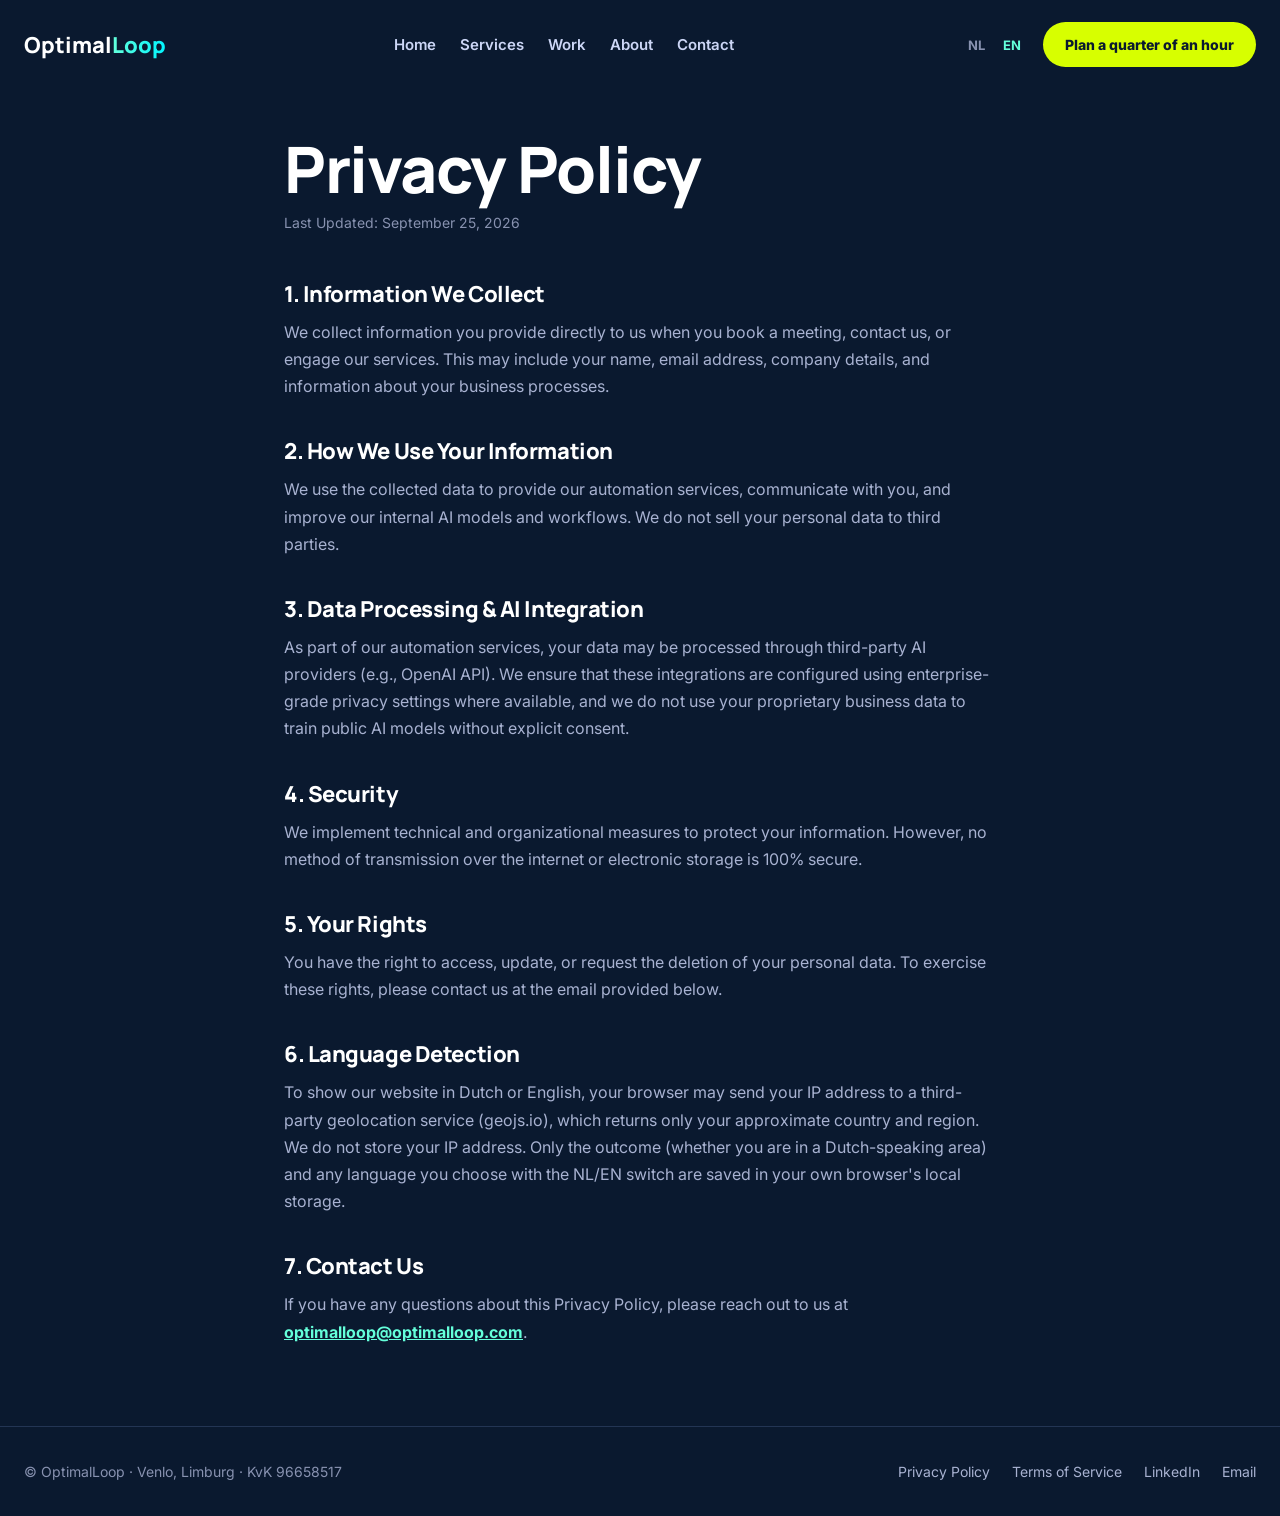
<file: privacy.html>
<!doctype html>
<html lang="en">
<head>
<meta charset="utf-8">
<meta name="viewport" content="width=device-width, initial-scale=1">
<title>Privacy Policy — OptimalLoop</title>
<meta name="description" content="How OptimalLoop handles the information you share when you book a call, contact us or use our automation services.">
<script src="i18n.js"></script>
<link rel="icon" href="assets/favicon.png">
<link rel="preconnect" href="https://fonts.googleapis.com">
<link rel="preconnect" href="https://fonts.gstatic.com" crossorigin>
<link rel="stylesheet" href="https://fonts.googleapis.com/css2?family=Inter:wght@400;500;600;800&family=Manrope:wght@700;800&display=swap">
<link rel="stylesheet" href="assets/site.css">
</head>
<body>

<header class="wrap top">
  <a class="logo" href="index.html">Optimal<span class="grad">Loop</span></a>
  <nav class="nav" aria-label="Main">
    <a href="index.html">Home</a>
    <a href="services.html">Services</a>
    <a href="work.html">Work</a>
    <a href="about.html">About</a>
    <a href="contact.html">Contact</a>
  </nav>
  <div class="top-right">
    <div class="lang" aria-label="Language"><button type="button" data-lang-btn="nl" aria-pressed="false">NL</button><button type="button" data-lang-btn="en" aria-pressed="true">EN</button></div>
    <a class="btn-book sm" href="https://cal.com/sharif-6p34nh/secret" target="_blank" rel="noopener">Plan a quarter of an hour</a>
  </div>
</header>

<main class="wrap legal">
  <h1>Privacy Policy</h1>
  <p class="updated">Last Updated: September 25, 2026</p>

  <h2>1. Information We Collect</h2>
  <p>We collect information you provide directly to us when you book a meeting, contact us, or engage our services. This may include your name, email address, company details, and information about your business processes.</p>

  <h2>2. How We Use Your Information</h2>
  <p>We use the collected data to provide our automation services, communicate with you, and improve our internal AI models and workflows. We do not sell your personal data to third parties.</p>

  <h2>3. Data Processing &amp; AI Integration</h2>
  <p>As part of our automation services, your data may be processed through third-party AI providers (e.g., OpenAI API). We ensure that these integrations are configured using enterprise-grade privacy settings where available, and we do not use your proprietary business data to train public AI models without explicit consent.</p>

  <h2>4. Security</h2>
  <p>We implement technical and organizational measures to protect your information. However, no method of transmission over the internet or electronic storage is 100% secure.</p>

  <h2>5. Your Rights</h2>
  <p>You have the right to access, update, or request the deletion of your personal data. To exercise these rights, please contact us at the email provided below.</p>

  <h2>6. Language Detection</h2>
  <p>To show our website in Dutch or English, your browser may send your IP address to a third-party geolocation service (geojs.io), which returns only your approximate country and region. We do not store your IP address. Only the outcome (whether you are in a Dutch-speaking area) and any language you choose with the NL/EN switch are saved in your own browser's local storage.</p>

  <h2>7. Contact Us</h2>
  <p>If you have any questions about this Privacy Policy, please reach out to us at <a href="mailto:optimalloop@optimalloop.com">optimalloop@optimalloop.com</a>.</p>
</main>

<footer class="wrap foot">
  <span>© OptimalLoop · Venlo, Limburg<span class="kvk"> · KvK 96658517</span></span>
  <nav aria-label="Footer">
    <a href="privacy.html">Privacy Policy</a>
    <a href="terms.html">Terms of Service</a>
    <a href="https://www.linkedin.com/in/sharif-mohamed-sharif-bb3091176/" target="_blank" rel="noopener">LinkedIn</a>
    <a href="mailto:optimalloop@optimalloop.com">Email</a>
  </nav>
</footer>
</body>
</html>
</file>
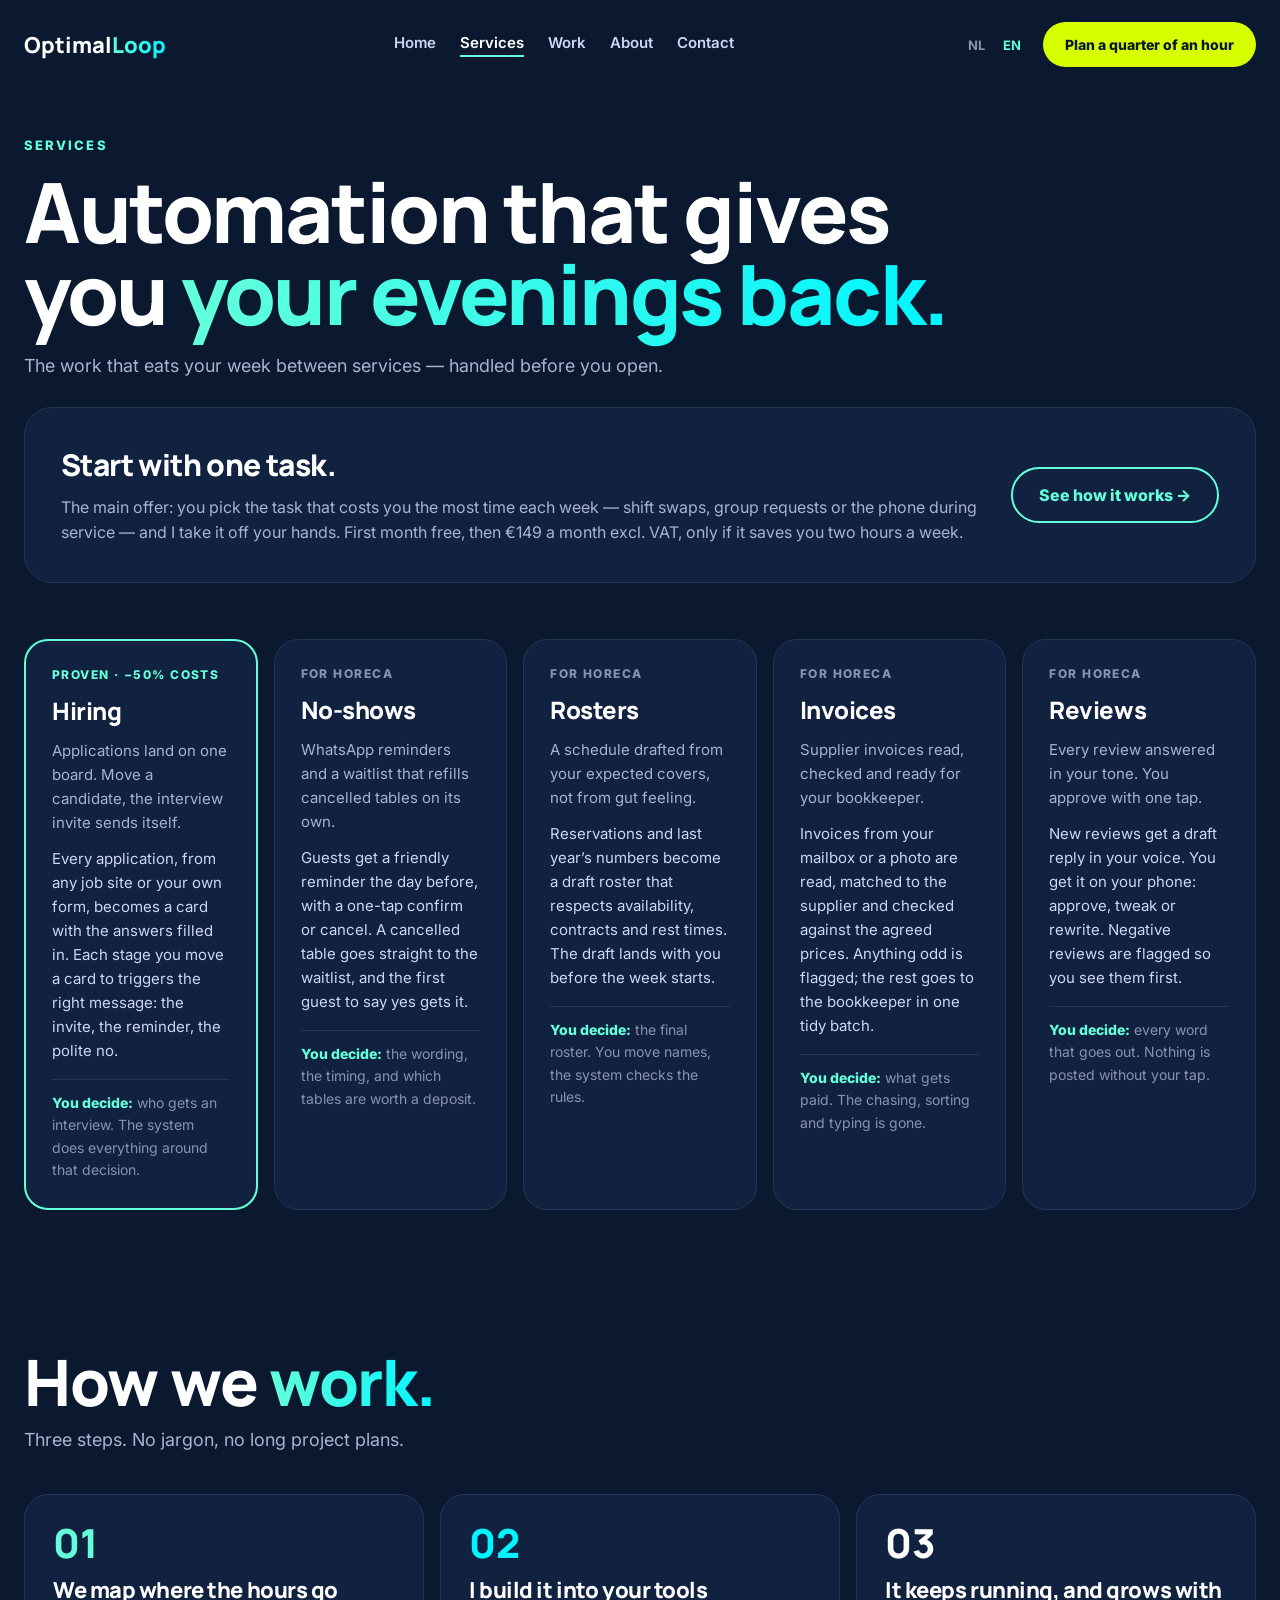
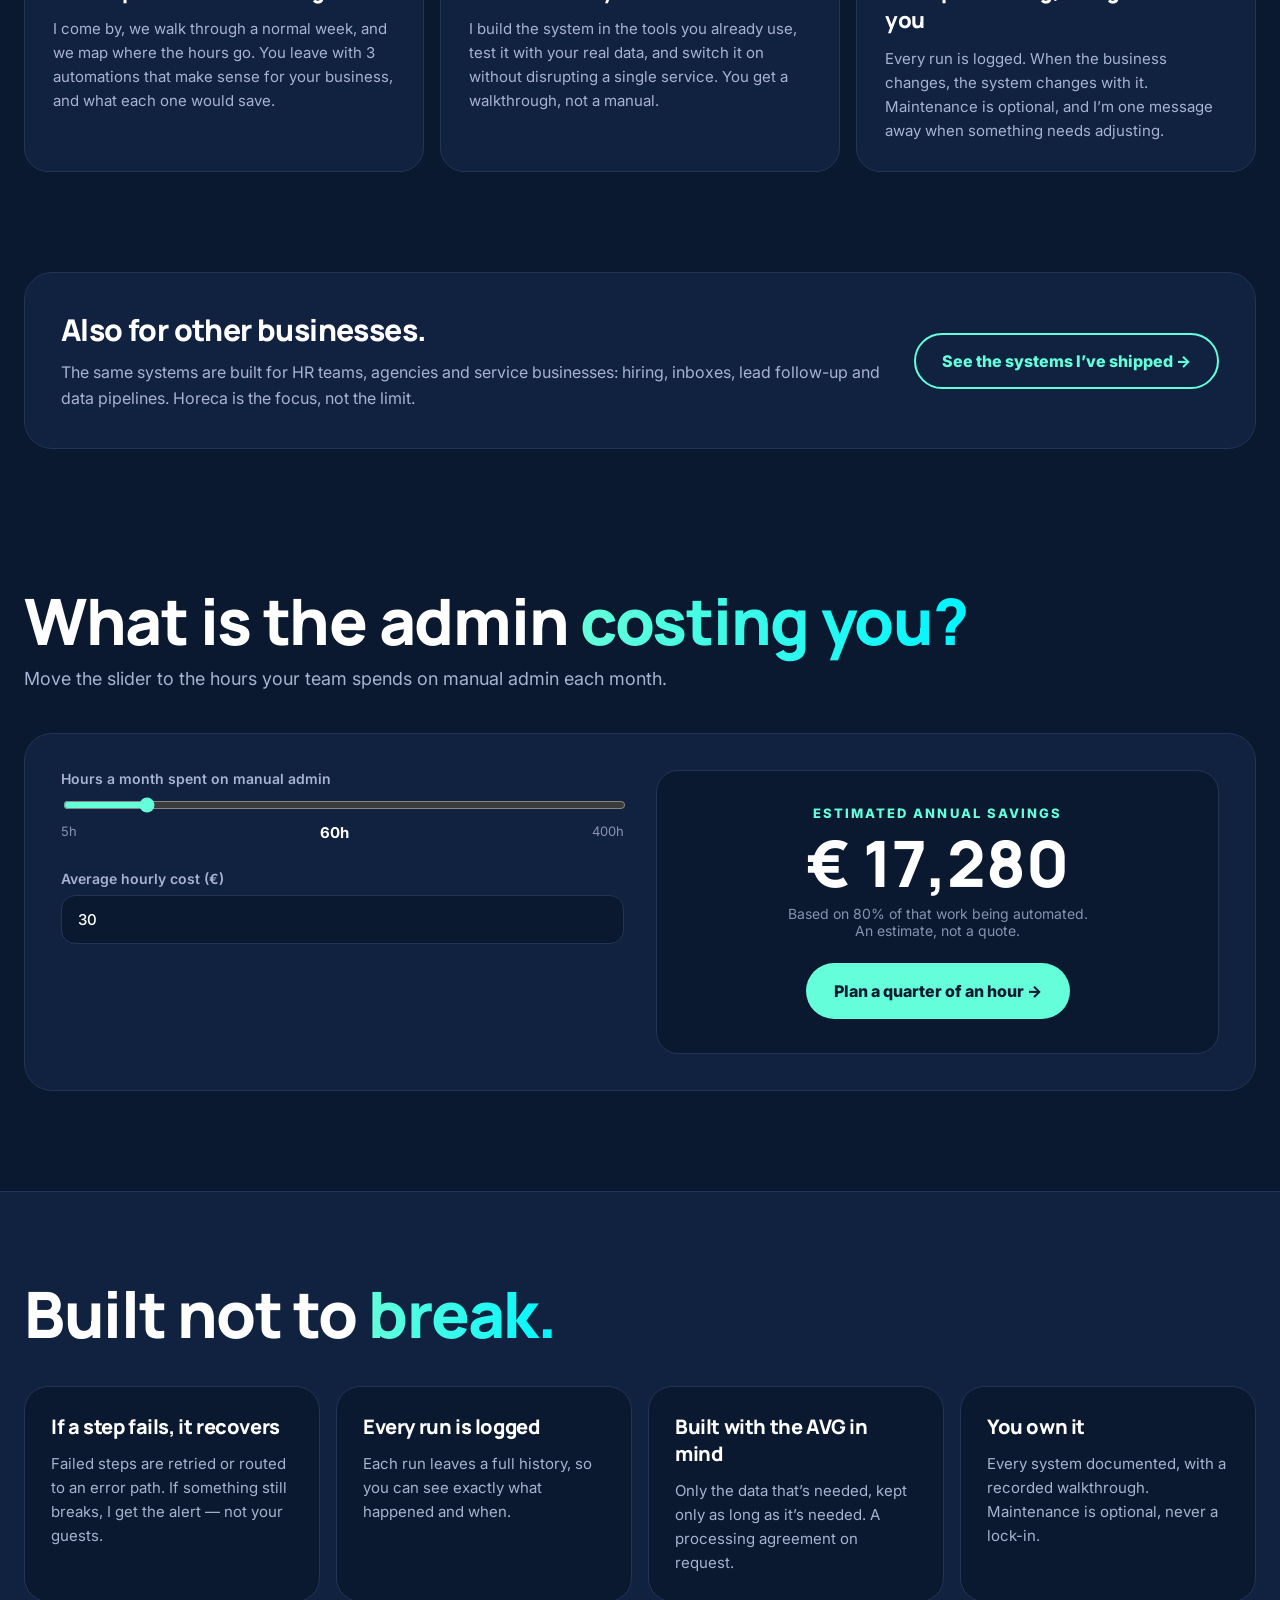
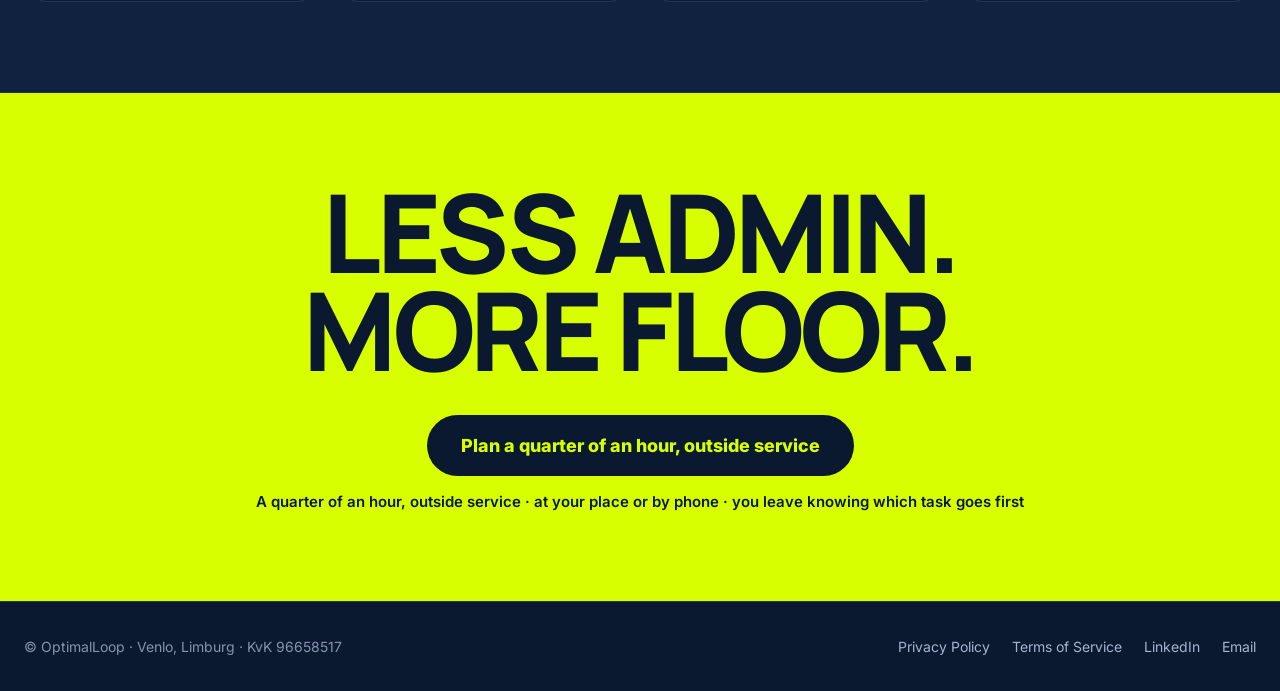
<file: services.html>
<!doctype html>
<html lang="en">
<head>
<meta charset="utf-8">
<meta name="viewport" content="width=device-width, initial-scale=1">
<title>Services — OptimalLoop</title>
<meta name="description" content="Hiring, no-shows, rosters, invoices and reviews — automated for restaurants and cafés in Limburg. The admin runs itself, you run the floor.">
<script src="i18n.js"></script>
<link rel="icon" href="assets/favicon.png">
<link rel="preconnect" href="https://fonts.googleapis.com">
<link rel="preconnect" href="https://fonts.gstatic.com" crossorigin>
<link rel="stylesheet" href="https://fonts.googleapis.com/css2?family=Inter:wght@400;500;600;800&family=Manrope:wght@700;800&display=swap">
<link rel="stylesheet" href="assets/site.css">
<style>
.svc .card p+p{color:var(--text)}
.svc .card .you{font-size:14px;color:var(--dim);border-top:1px solid var(--navy-3);padding-top:12px;margin-top:4px}
.svc .card .you b{color:var(--teal);font-weight:800}
.others{display:flex;flex-wrap:wrap;gap:28px;align-items:center;justify-content:space-between;background:var(--navy-2);border:1px solid var(--navy-3);border-radius:28px;padding:36px}
.others > div{flex:1 1 min(520px,100%);min-width:0}
.others h2{margin:0 0 10px;font-size:30px} .others p{margin:0;font-size:16px;line-height:1.6;color:var(--muted)}
.calc{display:flex;flex-wrap:wrap;gap:32px;background:var(--navy-2);border:1px solid var(--navy-3);border-radius:28px;padding:36px}
.calc > div{flex:1 1 min(360px,100%);min-width:0}
.calc .in{display:flex;flex-direction:column;gap:28px}
.calc .range-meta{display:flex;justify-content:space-between;font-size:13px;color:var(--dim)} .calc .range-meta b{color:var(--white);font-size:15px}
.calc .out{background:var(--navy);border:1px solid var(--navy-3);border-radius:22px;padding:34px 28px;display:flex;flex-direction:column;align-items:center;justify-content:center;text-align:center;gap:10px}
.calc .out .big{font:800 clamp(44px,6vw,64px)/1 Manrope,sans-serif;color:var(--white)}
.calc .out .micro{max-width:300px}
.trust{background:var(--navy-2);border-top:1px solid var(--navy-3);border-bottom:1px solid var(--navy-3)}
.trust .wrap{padding-top:90px;padding-bottom:90px}
.trust .card{background:var(--navy)}
.trust .card h3{font-size:20px}
</style>
</head>
<body>

<header class="wrap top">
  <a class="logo" href="index.html">Optimal<span class="grad">Loop</span></a>
  <nav class="nav" aria-label="Main">
    <a href="index.html">Home</a>
    <a href="services.html" aria-current="page">Services</a>
    <a href="work.html">Work</a>
    <a href="about.html">About</a>
    <a href="contact.html">Contact</a>
  </nav>
  <div class="top-right">
    <div class="lang" aria-label="Language"><button type="button" data-lang-btn="nl" aria-pressed="false">NL</button><button type="button" data-lang-btn="en" aria-pressed="true">EN</button></div>
    <a class="btn-book sm" href="https://cal.com/sharif-6p34nh/secret" target="_blank" rel="noopener">Plan a quarter of an hour</a>
  </div>
</header>

<main>
  <!-- HERO -->
  <section class="wrap page-head">
    <span class="eyebrow">Services</span>
    <h1>Automation that gives you <span class="grad">your evenings back.</span></h1>
    <p class="lead">The work that eats your week between services — handled before you open.</p>
    <div class="others" style="margin-top:8px">
      <div>
        <h2>Start with one task.</h2>
        <p>The main offer: you pick the task that costs you the most time each week — shift swaps, group requests or the phone during service — and I take it off your hands. First month free, then €149 a month excl. VAT, only if it saves you two hours a week.</p>
      </div>
      <a class="btn-ghost" href="index.html#tasks">See how it works →</a>
    </div>
  </section>

  <!-- THE FIVE SERVICES -->
  <section class="wrap svc" style="padding-bottom:40px">
    <div class="grid">
      <div class="card hl">
        <small>PROVEN · −50% COSTS</small>
        <h3>Hiring</h3>
        <p>Applications land on one board. Move a candidate, the interview invite sends itself.</p>
        <p>Every application, from any job site or your own form, becomes a card with the answers filled in. Each stage you move a card to triggers the right message: the invite, the reminder, the polite no.</p>
        <p class="you"><b>You decide:</b> who gets an interview. The system does everything around that decision.</p>
      </div>
      <div class="card">
        <small>FOR HORECA</small>
        <h3>No-shows</h3>
        <p>WhatsApp reminders and a waitlist that refills cancelled tables on its own.</p>
        <p>Guests get a friendly reminder the day before, with a one-tap confirm or cancel. A cancelled table goes straight to the waitlist, and the first guest to say yes gets it.</p>
        <p class="you"><b>You decide:</b> the wording, the timing, and which tables are worth a deposit.</p>
      </div>
      <div class="card">
        <small>FOR HORECA</small>
        <h3>Rosters</h3>
        <p>A schedule drafted from your expected covers, not from gut feeling.</p>
        <p>Reservations and last year’s numbers become a draft roster that respects availability, contracts and rest times. The draft lands with you before the week starts.</p>
        <p class="you"><b>You decide:</b> the final roster. You move names, the system checks the rules.</p>
      </div>
      <div class="card">
        <small>FOR HORECA</small>
        <h3>Invoices</h3>
        <p>Supplier invoices read, checked and ready for your bookkeeper.</p>
        <p>Invoices from your mailbox or a photo are read, matched to the supplier and checked against the agreed prices. Anything odd is flagged; the rest goes to the bookkeeper in one tidy batch.</p>
        <p class="you"><b>You decide:</b> what gets paid. The chasing, sorting and typing is gone.</p>
      </div>
      <div class="card">
        <small>FOR HORECA</small>
        <h3>Reviews</h3>
        <p>Every review answered in your tone. You approve with one tap.</p>
        <p>New reviews get a draft reply in your voice. You get it on your phone: approve, tweak or rewrite. Negative reviews are flagged so you see them first.</p>
        <p class="you"><b>You decide:</b> every word that goes out. Nothing is posted without your tap.</p>
      </div>
    </div>
  </section>

  <!-- HOW WE WORK -->
  <section class="wrap section">
    <h2 class="h2">How we <span class="grad">work.</span></h2>
    <p class="lead">Three steps. No jargon, no long project plans.</p>
    <div class="steps">
      <div class="step"><b>01</b><h3>We map where the hours go</h3><p>I come by, we walk through a normal week, and we map where the hours go. You leave with 3 automations that make sense for your business, and what each one would save.</p></div>
      <div class="step"><b>02</b><h3>I build it into your tools</h3><p>I build the system in the tools you already use, test it with your real data, and switch it on without disrupting a single service. You get a walkthrough, not a manual.</p></div>
      <div class="step"><b>03</b><h3>It keeps running, and grows with you</h3><p>Every run is logged. When the business changes, the system changes with it. Maintenance is optional, and I’m one message away when something needs adjusting.</p></div>
    </div>
  </section>

  <!-- OTHER BUSINESSES -->
  <section class="wrap" style="padding-top:60px;padding-bottom:40px">
    <div class="others">
      <div>
        <h2>Also for other businesses.</h2>
        <p>The same systems are built for HR teams, agencies and service businesses: hiring, inboxes, lead follow-up and data pipelines. Horeca is the focus, not the limit.</p>
      </div>
      <a class="btn-ghost" href="work.html">See the systems I’ve shipped →</a>
    </div>
  </section>

  <!-- SAVINGS CALCULATOR -->
  <section class="wrap section" id="calculator">
    <h2 class="h2">What is the admin <span class="grad">costing you?</span></h2>
    <p class="lead">Move the slider to the hours your team spends on manual admin each month.</p>
    <div class="calc">
      <div class="in">
        <div class="field">
          <label for="hoursInput">Hours a month spent on manual admin</label>
          <input type="range" min="5" max="400" step="5" value="60" id="hoursInput">
          <div class="range-meta"><span>5h</span><b id="hoursDisplay">60h</b><span>400h</span></div>
        </div>
        <div class="field">
          <label for="rateInput">Average hourly cost (€)</label>
          <input type="number" min="0" step="1" value="30" id="rateInput" inputmode="numeric">
        </div>
      </div>
      <div class="out">
        <span class="eyebrow">Estimated annual savings</span>
        <div class="big" id="savingsDisplay">€ 17.280</div>
        <p class="micro" style="margin:0">Based on 80% of that work being automated. An estimate, not a quote.</p>
        <a class="btn-teal" style="margin-top:14px" href="https://cal.com/sharif-6p34nh/secret" target="_blank" rel="noopener">Plan a quarter of an hour →</a>
      </div>
    </div>
  </section>

  <!-- RELIABILITY + AVG -->
  <section class="trust" style="margin-top:60px">
    <div class="wrap">
      <h2 class="h2" style="margin-bottom:40px">Built not to <span class="grad">break.</span></h2>
      <div class="grid">
        <div class="card"><h3>If a step fails, it recovers</h3><p>Failed steps are retried or routed to an error path. If something still breaks, I get the alert — not your guests.</p></div>
        <div class="card"><h3>Every run is logged</h3><p>Each run leaves a full history, so you can see exactly what happened and when.</p></div>
        <div class="card"><h3>Built with the AVG in mind</h3><p>Only the data that’s needed, kept only as long as it’s needed. A processing agreement on request.</p></div>
        <div class="card"><h3>You own it</h3><p>Every system documented, with a recorded walkthrough. Maintenance is optional, never a lock-in.</p></div>
      </div>
    </div>
  </section>

  <a class="final" href="https://cal.com/sharif-6p34nh/secret" target="_blank" rel="noopener">
    <span class="big"><span style="display:block">LESS ADMIN.</span><span style="display:block">MORE FLOOR.</span></span>
    <span class="btn">Plan a quarter of an hour, outside service</span>
    <span class="micro">A quarter of an hour, outside service · at your place or by phone · you leave knowing which task goes first</span>
  </a>
</main>

<footer class="wrap foot">
  <span>© OptimalLoop · Venlo, Limburg<span class="kvk"> · KvK 96658517</span></span>
  <nav aria-label="Footer">
    <a href="privacy.html">Privacy Policy</a>
    <a href="terms.html">Terms of Service</a>
    <a href="https://www.linkedin.com/in/sharif-mohamed-sharif-bb3091176/" target="_blank" rel="noopener">LinkedIn</a>
    <a href="mailto:optimalloop@optimalloop.com">Email</a>
  </nav>
</footer>

<script>
/* Savings calculator — same formula as the previous site: hours × rate × 12 months × 80% automated */
(function(){
  var hoursInput=document.getElementById('hoursInput'),rateInput=document.getElementById('rateInput');
  var hoursDisplay=document.getElementById('hoursDisplay'),savingsDisplay=document.getElementById('savingsDisplay');
  function calc(){
    var hours=parseInt(hoursInput.value,10)||0,rate=parseInt(rateInput.value,10)||0;
    hoursDisplay.textContent=hours+'h';
    var savings=Math.round(hours*rate*12*0.8);
    var nl=window.OptimalLoopI18n&&window.OptimalLoopI18n.lang==='nl';
    savingsDisplay.textContent='€ '+savings.toLocaleString(nl?'nl-NL':'en-US');
  }
  hoursInput.addEventListener('input',calc);
  rateInput.addEventListener('input',calc);
  document.addEventListener('ol:languagechange',calc);
  calc();
})();
</script>
</body>
</html>
</file>
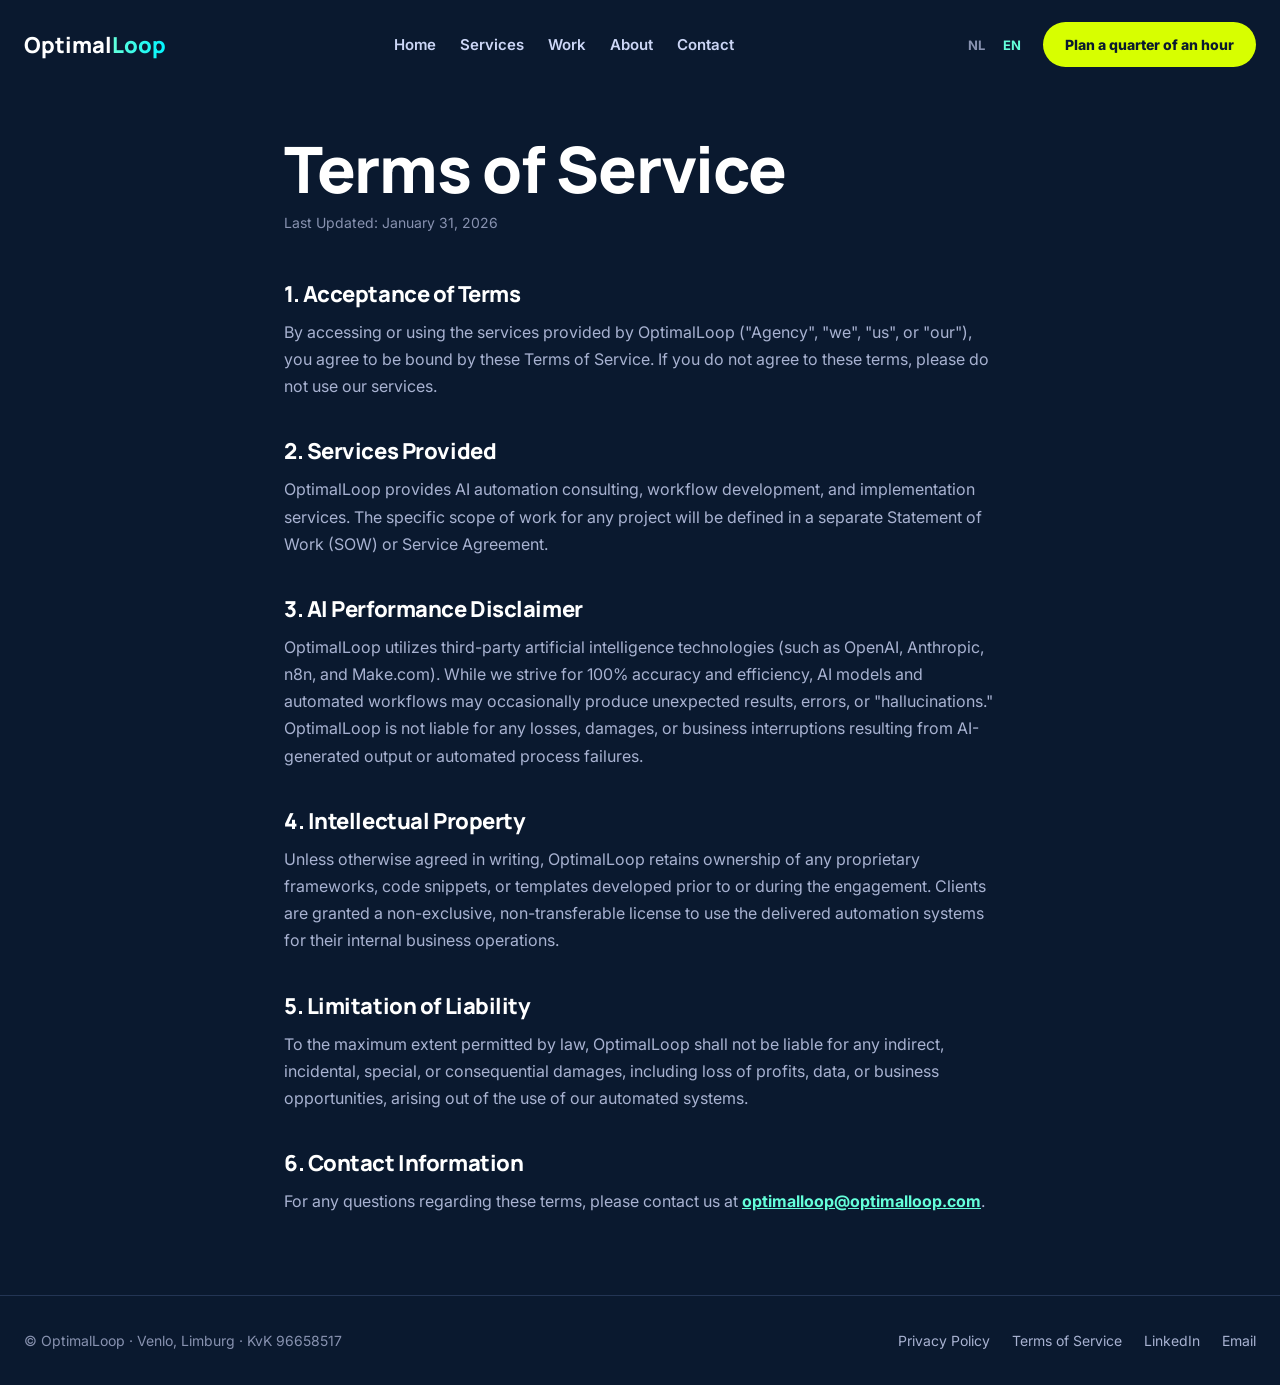
<file: terms.html>
<!doctype html>
<html lang="en">
<head>
<meta charset="utf-8">
<meta name="viewport" content="width=device-width, initial-scale=1">
<title>Terms of Service — OptimalLoop</title>
<meta name="description" content="The terms under which OptimalLoop provides automation consulting, workflow development and implementation services.">
<script src="i18n.js"></script>
<link rel="icon" href="assets/favicon.png">
<link rel="preconnect" href="https://fonts.googleapis.com">
<link rel="preconnect" href="https://fonts.gstatic.com" crossorigin>
<link rel="stylesheet" href="https://fonts.googleapis.com/css2?family=Inter:wght@400;500;600;800&family=Manrope:wght@700;800&display=swap">
<link rel="stylesheet" href="assets/site.css">
</head>
<body>

<header class="wrap top">
  <a class="logo" href="index.html">Optimal<span class="grad">Loop</span></a>
  <nav class="nav" aria-label="Main">
    <a href="index.html">Home</a>
    <a href="services.html">Services</a>
    <a href="work.html">Work</a>
    <a href="about.html">About</a>
    <a href="contact.html">Contact</a>
  </nav>
  <div class="top-right">
    <div class="lang" aria-label="Language"><button type="button" data-lang-btn="nl" aria-pressed="false">NL</button><button type="button" data-lang-btn="en" aria-pressed="true">EN</button></div>
    <a class="btn-book sm" href="https://cal.com/sharif-6p34nh/secret" target="_blank" rel="noopener">Plan a quarter of an hour</a>
  </div>
</header>

<main class="wrap legal">
  <h1>Terms of Service</h1>
  <p class="updated">Last Updated: January 31, 2026</p>

  <h2>1. Acceptance of Terms</h2>
  <p>By accessing or using the services provided by OptimalLoop ("Agency", "we", "us", or "our"), you agree to be bound by these Terms of Service. If you do not agree to these terms, please do not use our services.</p>

  <h2>2. Services Provided</h2>
  <p>OptimalLoop provides AI automation consulting, workflow development, and implementation services. The specific scope of work for any project will be defined in a separate Statement of Work (SOW) or Service Agreement.</p>

  <h2>3. AI Performance Disclaimer</h2>
  <p>OptimalLoop utilizes third-party artificial intelligence technologies (such as OpenAI, Anthropic, n8n, and Make.com). While we strive for 100% accuracy and efficiency, AI models and automated workflows may occasionally produce unexpected results, errors, or "hallucinations." OptimalLoop is not liable for any losses, damages, or business interruptions resulting from AI-generated output or automated process failures.</p>

  <h2>4. Intellectual Property</h2>
  <p>Unless otherwise agreed in writing, OptimalLoop retains ownership of any proprietary frameworks, code snippets, or templates developed prior to or during the engagement. Clients are granted a non-exclusive, non-transferable license to use the delivered automation systems for their internal business operations.</p>

  <h2>5. Limitation of Liability</h2>
  <p>To the maximum extent permitted by law, OptimalLoop shall not be liable for any indirect, incidental, special, or consequential damages, including loss of profits, data, or business opportunities, arising out of the use of our automated systems.</p>

  <h2>6. Contact Information</h2>
  <p>For any questions regarding these terms, please contact us at <a href="mailto:optimalloop@optimalloop.com">optimalloop@optimalloop.com</a>.</p>
</main>

<footer class="wrap foot">
  <span>© OptimalLoop · Venlo, Limburg<span class="kvk"> · KvK 96658517</span></span>
  <nav aria-label="Footer">
    <a href="privacy.html">Privacy Policy</a>
    <a href="terms.html">Terms of Service</a>
    <a href="https://www.linkedin.com/in/sharif-mohamed-sharif-bb3091176/" target="_blank" rel="noopener">LinkedIn</a>
    <a href="mailto:optimalloop@optimalloop.com">Email</a>
  </nav>
</footer>
</body>
</html>
</file>
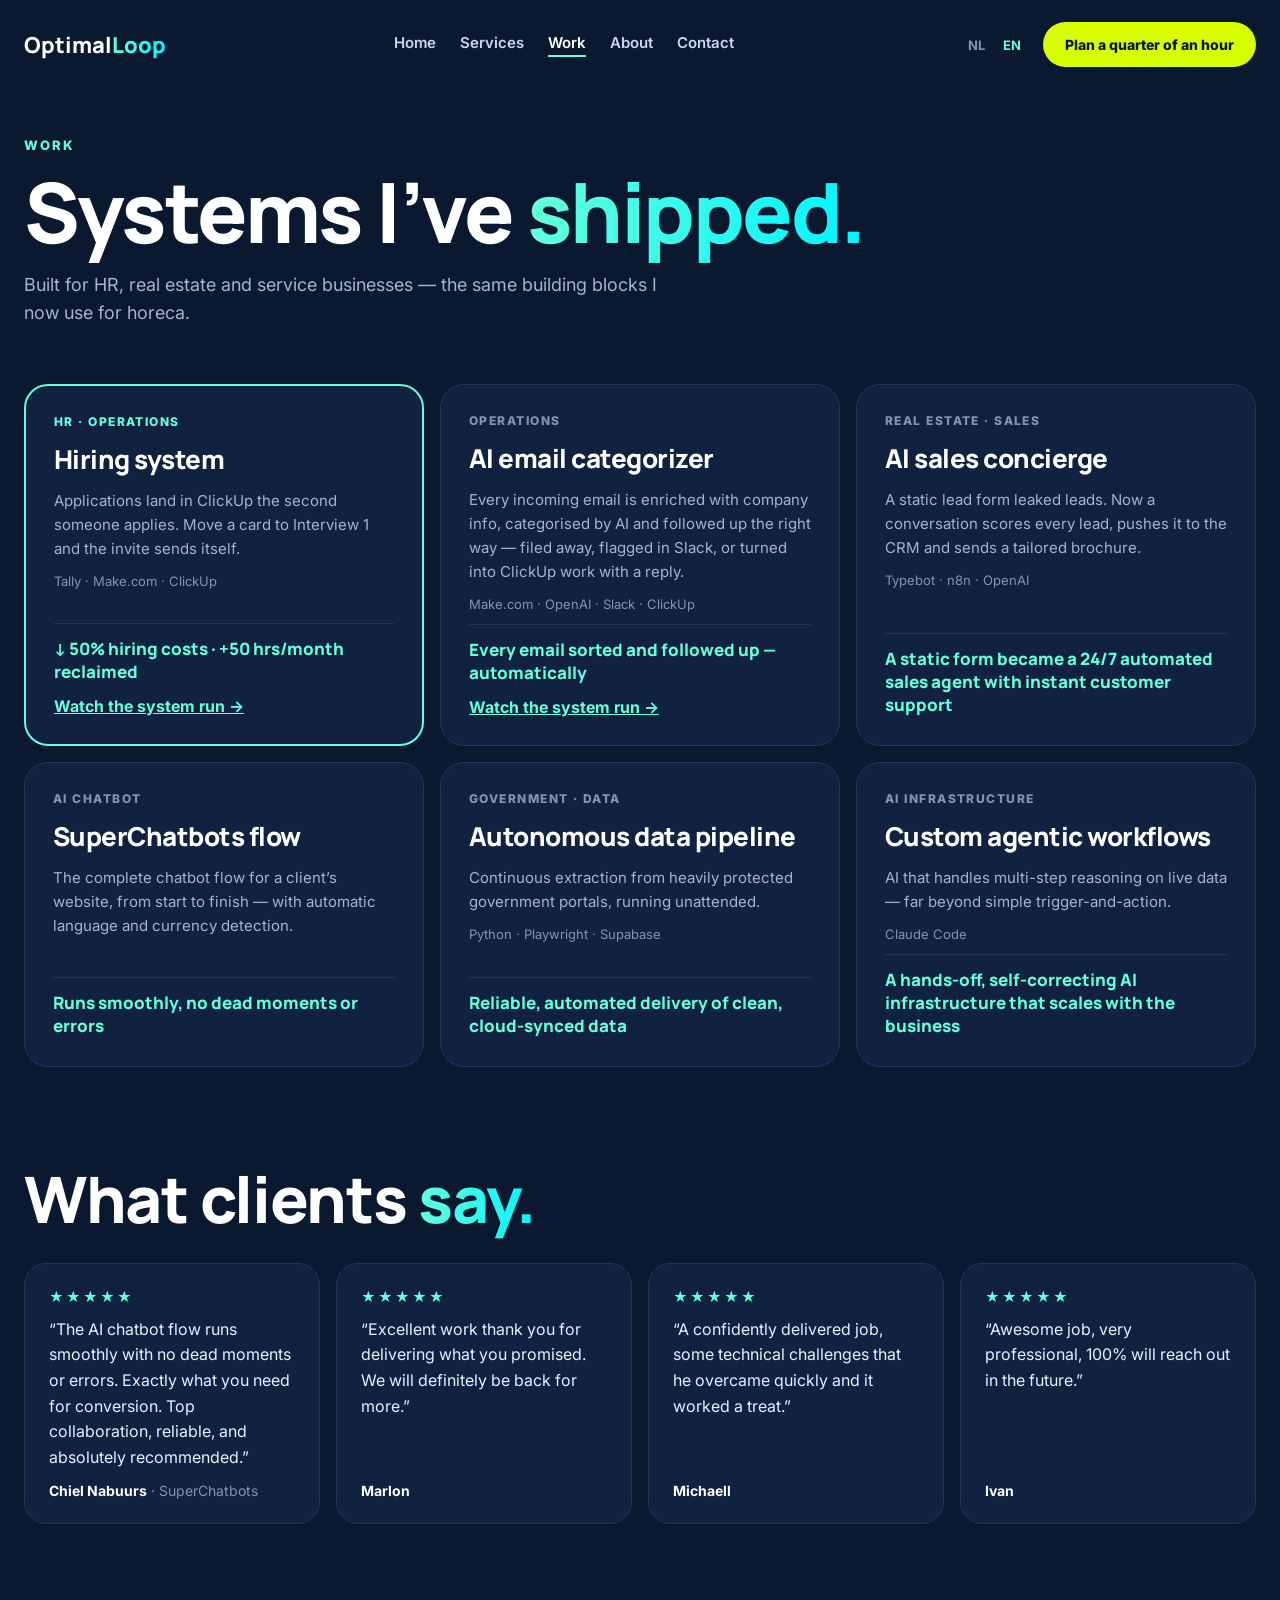
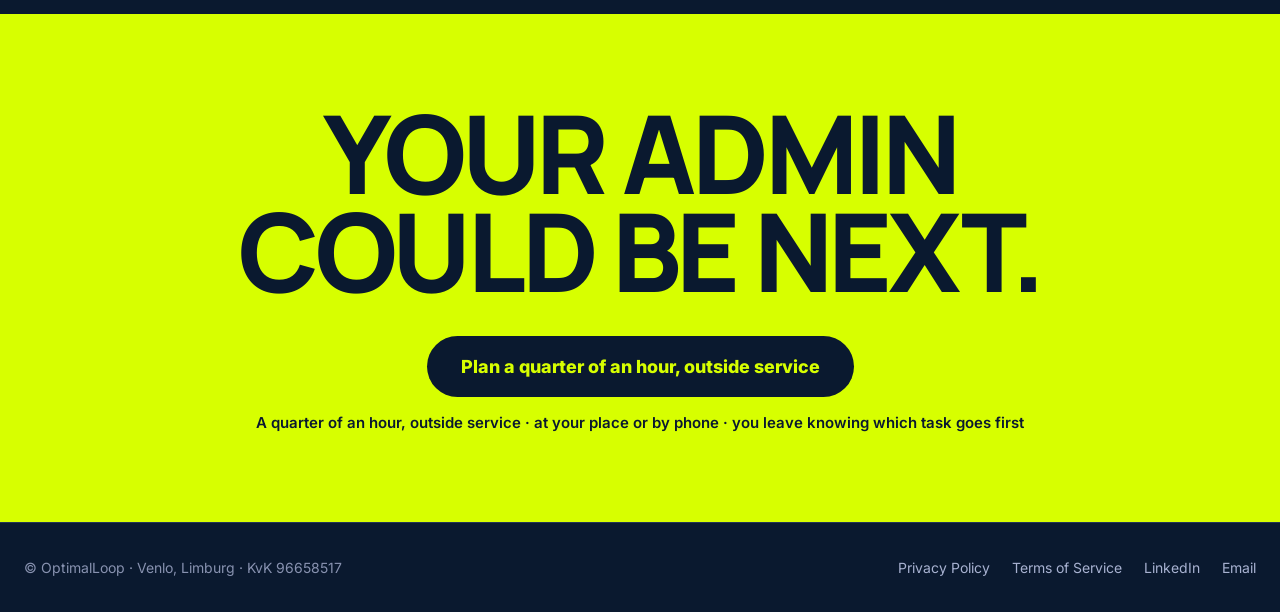
<file: work.html>
<!doctype html>
<html lang="en">
<head>
<meta charset="utf-8">
<meta name="viewport" content="width=device-width, initial-scale=1">
<title>Work — OptimalLoop</title>
<meta name="description" content="Systems OptimalLoop has shipped for HR, real estate, government data and service businesses — the same building blocks now used for horeca in Limburg.">
<script src="i18n.js"></script>
<link rel="icon" href="assets/favicon.png">
<link rel="preconnect" href="https://fonts.googleapis.com">
<link rel="preconnect" href="https://fonts.gstatic.com" crossorigin>
<link rel="stylesheet" href="https://fonts.googleapis.com/css2?family=Inter:wght@400;500;600;800&family=Manrope:wght@700;800&display=swap">
<link rel="stylesheet" href="assets/site.css">
<style>
.projects{display:grid;grid-template-columns:repeat(auto-fit,minmax(300px,1fr));gap:16px}
.proj{background:var(--navy-2);border:1px solid var(--navy-3);border-radius:24px;padding:28px;display:flex;flex-direction:column;gap:12px}
.proj.hl{border:2px solid var(--teal)}
.proj small{font-size:12px;font-weight:800;letter-spacing:.12em;color:var(--dim);text-transform:uppercase} .proj.hl small{color:var(--teal)}
.proj h3{margin:0;font-size:26px}
.proj p{margin:0;font-size:15px;line-height:1.6;color:var(--muted)}
.proj .tools{font-size:13px;color:var(--dim)}
.proj .res{margin-top:auto;padding-top:14px;border-top:1px solid var(--navy-3);font:800 17px/1.35 Manrope,sans-serif;color:var(--teal)}
.proj .more{font-weight:700}
.quotes-head{padding-top:90px;padding-bottom:40px}
</style>
</head>
<body>

<header class="wrap top">
  <a class="logo" href="index.html">Optimal<span class="grad">Loop</span></a>
  <nav class="nav" aria-label="Main">
    <a href="index.html">Home</a>
    <a href="services.html">Services</a>
    <a href="work.html" aria-current="page">Work</a>
    <a href="about.html">About</a>
    <a href="contact.html">Contact</a>
  </nav>
  <div class="top-right">
    <div class="lang" aria-label="Language"><button type="button" data-lang-btn="nl" aria-pressed="false">NL</button><button type="button" data-lang-btn="en" aria-pressed="true">EN</button></div>
    <a class="btn-book sm" href="https://cal.com/sharif-6p34nh/secret" target="_blank" rel="noopener">Plan a quarter of an hour</a>
  </div>
</header>

<main>
  <!-- HERO -->
  <section class="wrap page-head">
    <span class="eyebrow">Work</span>
    <h1>Systems I’ve <span class="grad">shipped.</span></h1>
    <p class="lead">Built for HR, real estate and service businesses — the same building blocks I now use for horeca.</p>
  </section>

  <!-- PROJECTS -->
  <section class="wrap" style="padding-bottom:40px">
    <div class="projects">
      <article class="proj hl">
        <small>HR · Operations</small>
        <h3>Hiring system</h3>
        <p>Applications land in ClickUp the second someone applies. Move a card to Interview 1 and the invite sends itself.</p>
        <span class="tools">Tally · Make.com · ClickUp</span>
        <div class="res">↓ 50% hiring costs · +50 hrs/month reclaimed</div>
        <a class="more" href="work/hiring-system.html">Watch the system run →</a>
      </article>
      <article class="proj">
        <small>Operations</small>
        <h3>AI email categorizer</h3>
        <p>Every incoming email is enriched with company info, categorised by AI and followed up the right way — filed away, flagged in Slack, or turned into ClickUp work with a reply.</p>
        <span class="tools">Make.com · OpenAI · Slack · ClickUp</span>
        <div class="res">Every email sorted and followed up — automatically</div>
        <a class="more" href="work/email-categorizer.html">Watch the system run →</a>
      </article>
      <article class="proj">
        <small>Real estate · Sales</small>
        <h3>AI sales concierge</h3>
        <p>A static lead form leaked leads. Now a conversation scores every lead, pushes it to the CRM and sends a tailored brochure.</p>
        <span class="tools">Typebot · n8n · OpenAI</span>
        <div class="res">A static form became a 24/7 automated sales agent with instant customer support</div>
      </article>
      <article class="proj">
        <small>AI chatbot</small>
        <h3>SuperChatbots flow</h3>
        <p>The complete chatbot flow for a client’s website, from start to finish — with automatic language and currency detection.</p>
        <div class="res">Runs smoothly, no dead moments or errors</div>
      </article>
      <article class="proj">
        <small>Government · Data</small>
        <h3>Autonomous data pipeline</h3>
        <p>Continuous extraction from heavily protected government portals, running unattended.</p>
        <span class="tools">Python · Playwright · Supabase</span>
        <div class="res">Reliable, automated delivery of clean, cloud-synced data</div>
      </article>
      <article class="proj">
        <small>AI infrastructure</small>
        <h3>Custom agentic workflows</h3>
        <p>AI that handles multi-step reasoning on live data — far beyond simple trigger-and-action.</p>
        <span class="tools">Claude Code</span>
        <div class="res">A hands-off, self-correcting AI infrastructure that scales with the business</div>
      </article>
    </div>
  </section>

  <!-- TESTIMONIALS (verbatim) -->
  <section class="wrap" style="padding-top:60px;padding-bottom:90px">
    <h2 class="h2" style="margin-bottom:32px">What clients <span class="grad">say.</span></h2>
    <div class="quotes">
      <figure class="quote"><div class="stars">★★★★★</div><blockquote>“The AI chatbot flow runs smoothly with no dead moments or errors. Exactly what you need for conversion. Top collaboration, reliable, and absolutely recommended.”</blockquote><figcaption><b>Chiel Nabuurs</b> · SuperChatbots</figcaption></figure>
      <figure class="quote"><div class="stars">★★★★★</div><blockquote>“Excellent work thank you for delivering what you promised. We will definitely be back for more.”</blockquote><figcaption><b>Marlon</b></figcaption></figure>
      <figure class="quote"><div class="stars">★★★★★</div><blockquote>“A confidently delivered job, some technical challenges that he overcame quickly and it worked a treat.”</blockquote><figcaption><b>Michaell</b></figcaption></figure>
      <figure class="quote"><div class="stars">★★★★★</div><blockquote>“Awesome job, very professional, 100% will reach out in the future.”</blockquote><figcaption><b>Ivan</b></figcaption></figure>
    </div>
  </section>

  <a class="final" href="https://cal.com/sharif-6p34nh/secret" target="_blank" rel="noopener">
    <span class="big"><span style="display:block">YOUR ADMIN</span><span style="display:block">COULD BE NEXT.</span></span>
    <span class="btn">Plan a quarter of an hour, outside service</span>
    <span class="micro">A quarter of an hour, outside service · at your place or by phone · you leave knowing which task goes first</span>
  </a>
</main>

<footer class="wrap foot">
  <span>© OptimalLoop · Venlo, Limburg<span class="kvk"> · KvK 96658517</span></span>
  <nav aria-label="Footer">
    <a href="privacy.html">Privacy Policy</a>
    <a href="terms.html">Terms of Service</a>
    <a href="https://www.linkedin.com/in/sharif-mohamed-sharif-bb3091176/" target="_blank" rel="noopener">LinkedIn</a>
    <a href="mailto:optimalloop@optimalloop.com">Email</a>
  </nav>
</footer>
</body>
</html>
</file>
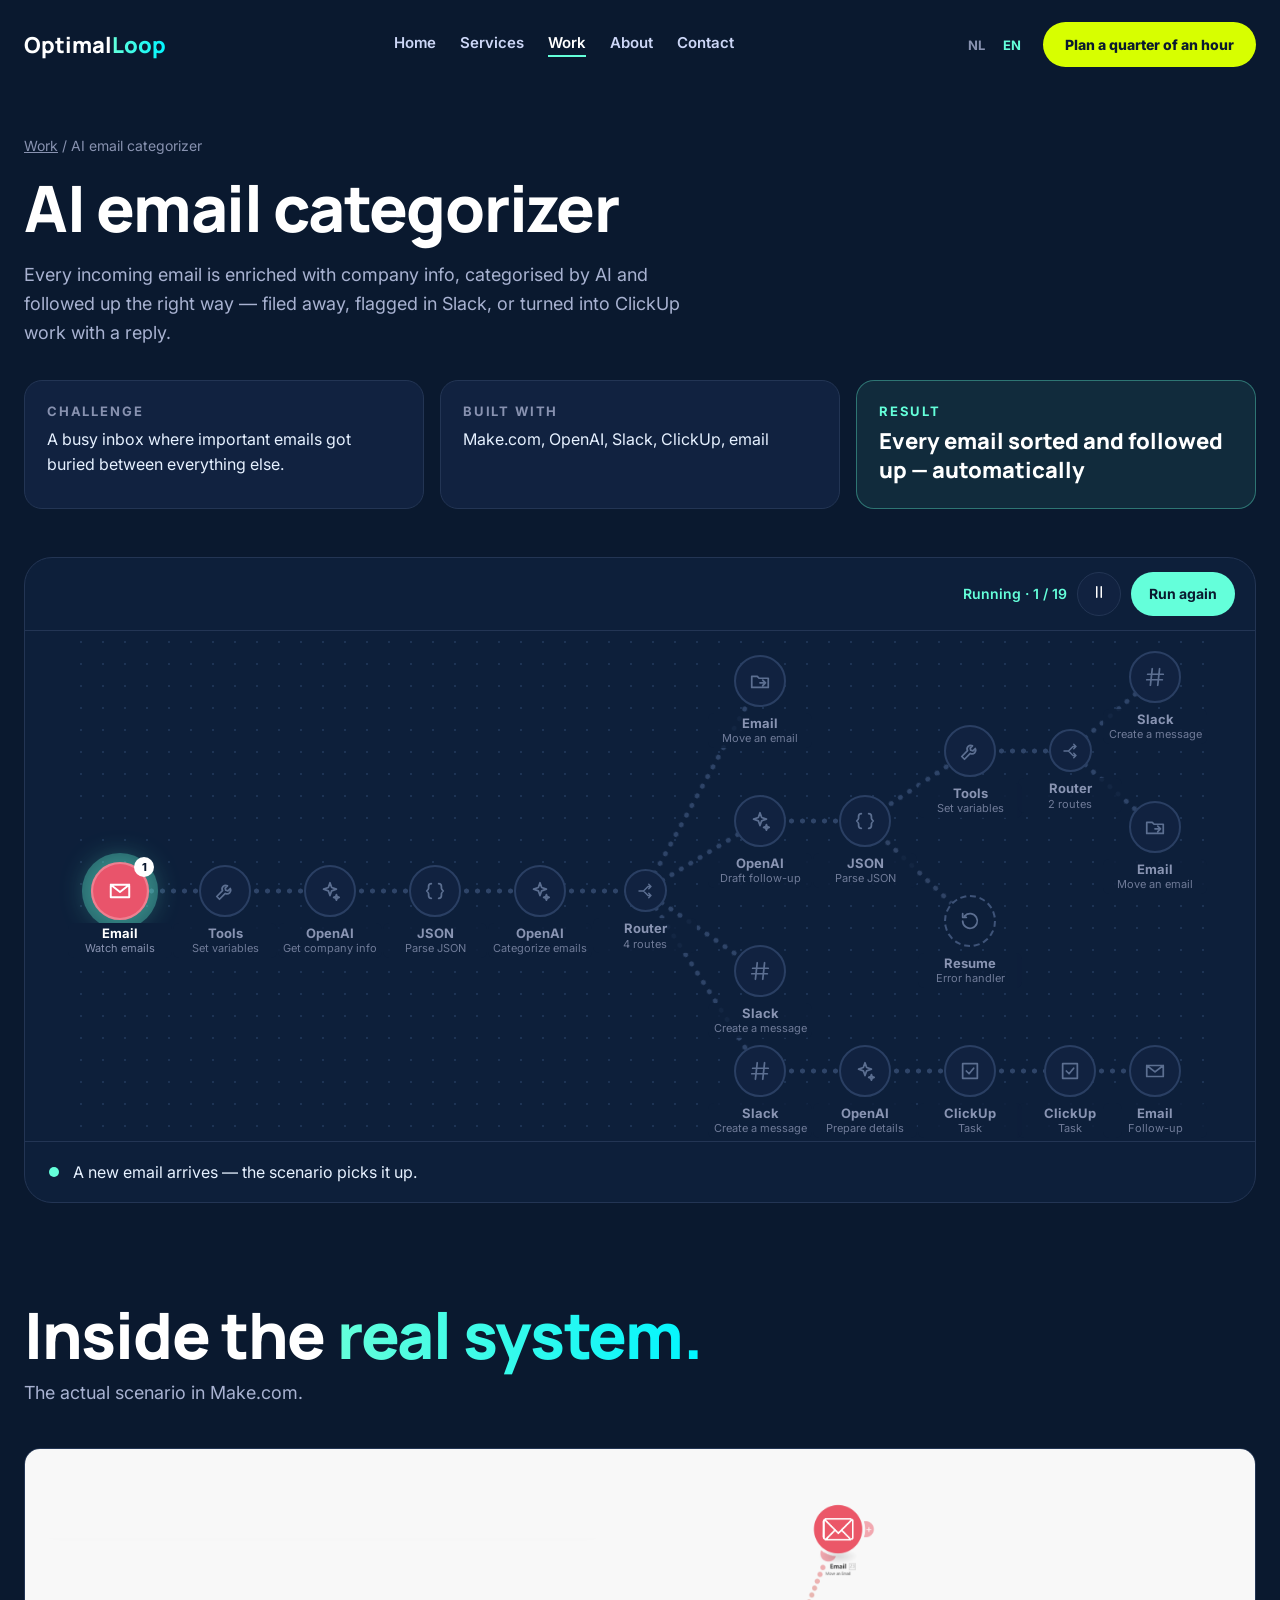
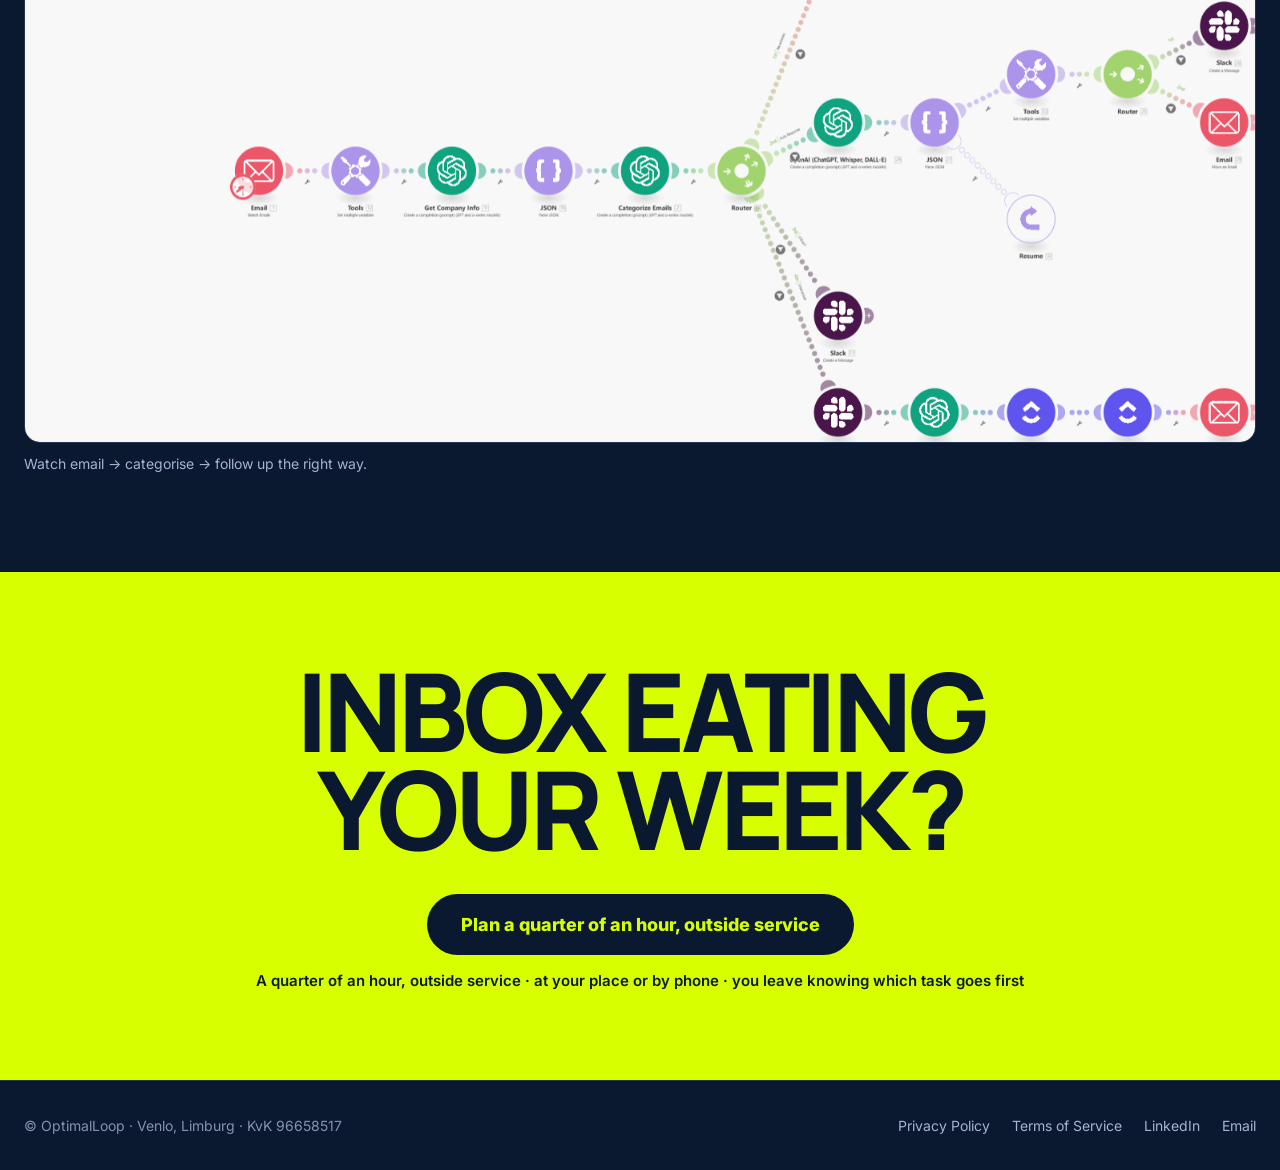
<file: work/email-categorizer.html>
<!doctype html>
<html lang="en">
<head>
<meta charset="utf-8">
<meta name="viewport" content="width=device-width, initial-scale=1">
<title>AI email categorizer — OptimalLoop</title>
<meta name="description" content="An AI email categorizer in Make.com: every email enriched, categorised and followed up the right way — filed, flagged in Slack or turned into ClickUp work.">
<script src="../i18n.js"></script>
<link rel="icon" href="../assets/favicon.png">
<link rel="preconnect" href="https://fonts.googleapis.com">
<link rel="preconnect" href="https://fonts.gstatic.com" crossorigin>
<link rel="stylesheet" href="https://fonts.googleapis.com/css2?family=Inter:wght@400;500;600;800&family=Manrope:wght@700;800&display=swap">
<link rel="stylesheet" href="../assets/site.css">
<style>
.case-head{padding-top:48px;padding-bottom:24px;display:flex;flex-direction:column;gap:20px}
.crumb{font-size:14px;color:var(--dim)} .crumb a{color:var(--dim)}
.case-head h1{margin:0;font-size:clamp(40px,5.5vw,64px);line-height:1.05;max-width:880px}
.facts{display:grid;grid-template-columns:repeat(auto-fit,minmax(240px,1fr));gap:16px;margin-top:12px}
.fact{background:var(--navy-2);border:1px solid var(--navy-3);border-radius:18px;padding:22px}
.fact small{display:block;font-size:13px;font-weight:700;letter-spacing:.14em;text-transform:uppercase;color:var(--dim);margin-bottom:8px}
.fact p{margin:0;font-size:16px;line-height:1.6;color:#E6F1FF}
.fact.res{background:rgba(100,255,218,.08);border-color:rgba(100,255,218,.35)} .fact.res small{color:var(--teal)}
.fact.res p{font:800 22px/1.35 Manrope,sans-serif;color:var(--white)}
.scn{background:var(--navy-4);border:1px solid var(--navy-3);border-radius:28px;overflow:hidden}
.shots{display:flex;flex-direction:column;gap:28px}
.shots figure{margin:0;display:flex;flex-direction:column;gap:12px}
.shots img{display:block;width:100%;height:auto;border-radius:16px;border:1px solid var(--navy-3);background:#fff}
.shots figcaption{font-size:14px;color:var(--muted)}
</style>
</head>
<body>

<header class="wrap top">
  <a class="logo" href="../index.html">Optimal<span class="grad">Loop</span></a>
  <nav class="nav" aria-label="Main">
    <a href="../index.html">Home</a>
    <a href="../services.html">Services</a>
    <a href="../work.html" aria-current="page">Work</a>
    <a href="../about.html">About</a>
    <a href="../contact.html">Contact</a>
  </nav>
  <div class="top-right">
    <div class="lang" aria-label="Language"><button type="button" data-lang-btn="nl" aria-pressed="false">NL</button><button type="button" data-lang-btn="en" aria-pressed="true">EN</button></div>
    <a class="btn-book sm" href="https://cal.com/sharif-6p34nh/secret" target="_blank" rel="noopener">Plan a quarter of an hour</a>
  </div>
</header>

<main>
  <section class="wrap case-head">
    <div class="crumb"><a href="../work.html">Work</a> / AI email categorizer</div>
    <h1>AI email categorizer</h1>
    <p class="lead" style="margin:0">Every incoming email is enriched with company info, categorised by AI and followed up the right way — filed away, flagged in Slack, or turned into ClickUp work with a reply.</p>
    <div class="facts">
      <div class="fact"><small>Challenge</small><p>A busy inbox where important emails got buried between everything else.</p></div>
      <div class="fact"><small>Built with</small><p>Make.com, OpenAI, Slack, ClickUp, email</p></div>
      <div class="fact res"><small>Result</small><p>Every email sorted and followed up — automatically</p></div>
    </div>
  </section>

  <section class="wrap" style="padding-top:24px;padding-bottom:40px">
    <div class="scn" data-flow="email"></div>
  </section>

  <section class="wrap section" style="padding-top:60px">
    <h2 class="h2">Inside the <span class="grad">real system.</span></h2>
    <p class="lead">The actual scenario in Make.com.</p>
    <div class="shots">
      <figure><img src="../assets/screens/email-categorizer-scenario.png" alt="Make.com scenario: watch email, AI company info, AI categorise, router with four routes" loading="lazy"><figcaption>Watch email → categorise → follow up the right way.</figcaption></figure>
    </div>
  </section>

  <a class="final" href="https://cal.com/sharif-6p34nh/secret" target="_blank" rel="noopener" style="margin-top:60px">
    <span class="big"><span style="display:block">INBOX EATING</span><span style="display:block">YOUR WEEK?</span></span>
    <span class="btn">Plan a quarter of an hour, outside service</span>
    <span class="micro">A quarter of an hour, outside service · at your place or by phone · you leave knowing which task goes first</span>
  </a>
</main>

<footer class="wrap foot">
  <span>© OptimalLoop · Venlo, Limburg<span class="kvk"> · KvK 96658517</span></span>
  <nav aria-label="Footer">
    <a href="../privacy.html">Privacy Policy</a>
    <a href="../terms.html">Terms of Service</a>
    <a href="https://www.linkedin.com/in/sharif-mohamed-sharif-bb3091176/" target="_blank" rel="noopener">LinkedIn</a>
    <a href="mailto:optimalloop@optimalloop.com">Email</a>
  </nav>
</footer>

<script src="../assets/scenario.js"></script>
</body>
</html>
</file>
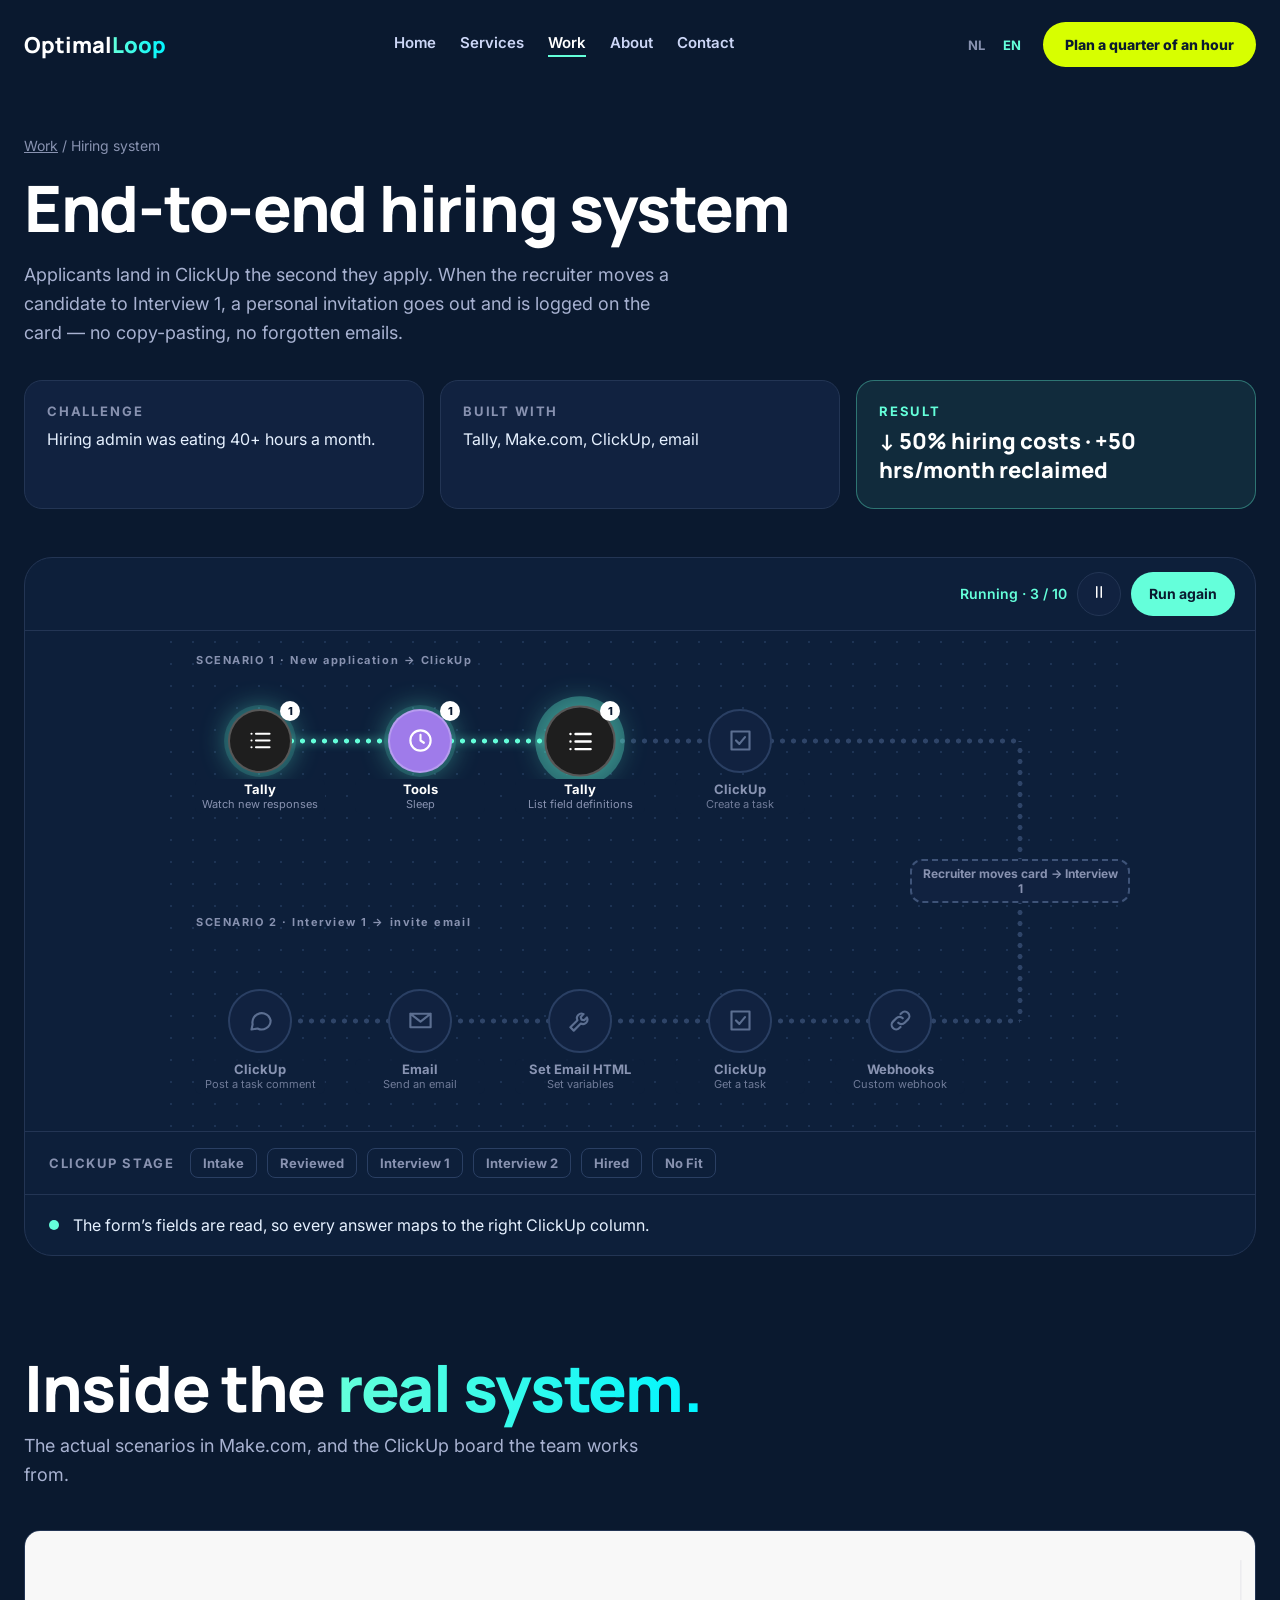
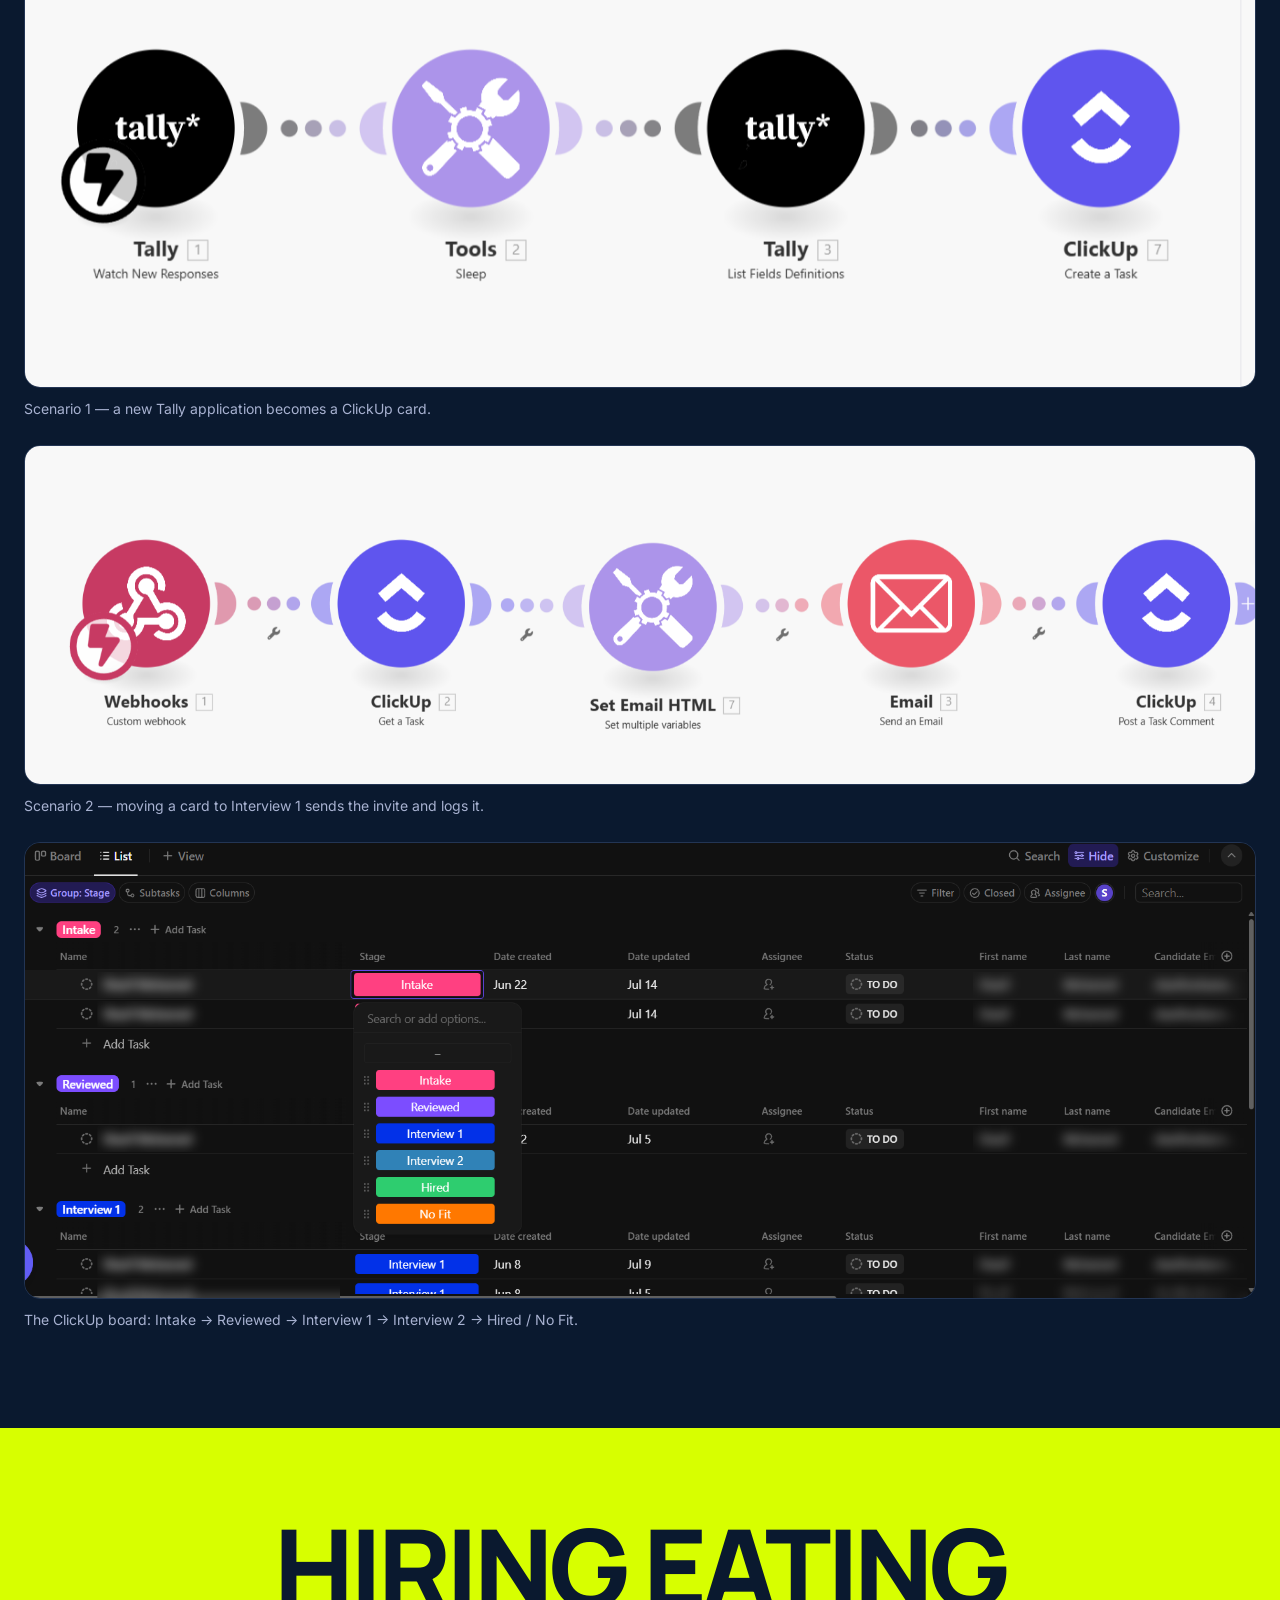
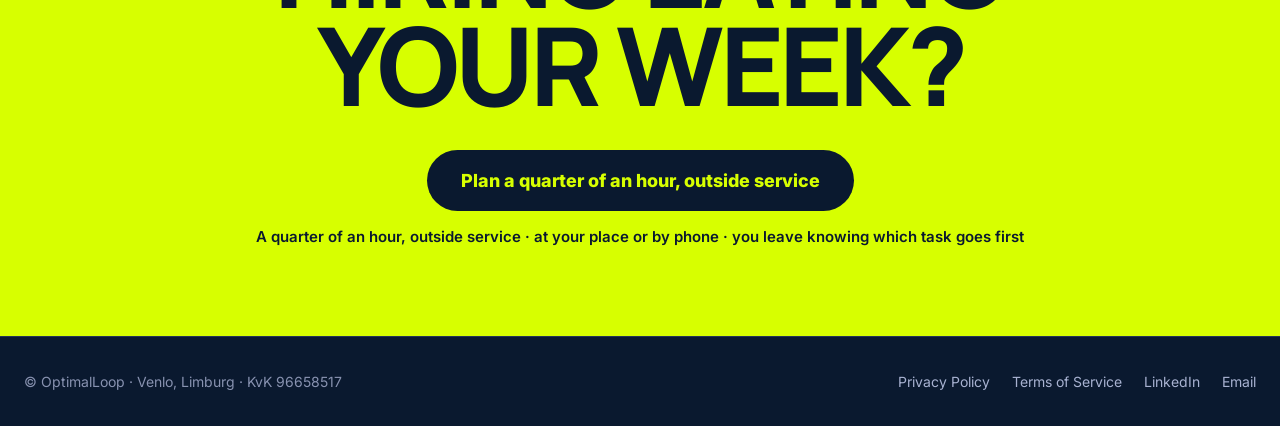
<file: work/hiring-system.html>
<!doctype html>
<html lang="en">
<head>
<meta charset="utf-8">
<meta name="viewport" content="width=device-width, initial-scale=1">
<title>Hiring system — OptimalLoop</title>
<meta name="description" content="A hiring system that cut hiring costs by 50% and gave back 50+ hours a month: Tally, Make.com and ClickUp, with automatic interview invites.">
<script src="../i18n.js"></script>
<link rel="icon" href="../assets/favicon.png">
<link rel="preconnect" href="https://fonts.googleapis.com">
<link rel="preconnect" href="https://fonts.gstatic.com" crossorigin>
<link rel="stylesheet" href="https://fonts.googleapis.com/css2?family=Inter:wght@400;500;600;800&family=Manrope:wght@700;800&display=swap">
<link rel="stylesheet" href="../assets/site.css">
<style>
.case-head{padding-top:48px;padding-bottom:24px;display:flex;flex-direction:column;gap:20px}
.crumb{font-size:14px;color:var(--dim)} .crumb a{color:var(--dim)}
.case-head h1{margin:0;font-size:clamp(40px,5.5vw,64px);line-height:1.05;max-width:880px}
.facts{display:grid;grid-template-columns:repeat(auto-fit,minmax(240px,1fr));gap:16px;margin-top:12px}
.fact{background:var(--navy-2);border:1px solid var(--navy-3);border-radius:18px;padding:22px}
.fact small{display:block;font-size:13px;font-weight:700;letter-spacing:.14em;text-transform:uppercase;color:var(--dim);margin-bottom:8px}
.fact p{margin:0;font-size:16px;line-height:1.6;color:#E6F1FF}
.fact.res{background:rgba(100,255,218,.08);border-color:rgba(100,255,218,.35)} .fact.res small{color:var(--teal)}
.fact.res p{font:800 22px/1.35 Manrope,sans-serif;color:var(--white)}
.scn{background:var(--navy-4);border:1px solid var(--navy-3);border-radius:28px;overflow:hidden}
.shots{display:flex;flex-direction:column;gap:28px}
.shots figure{margin:0;display:flex;flex-direction:column;gap:12px}
.shots img{display:block;width:100%;height:auto;border-radius:16px;border:1px solid var(--navy-3);background:#fff}
.shots figcaption{font-size:14px;color:var(--muted)}
</style>
</head>
<body>

<header class="wrap top">
  <a class="logo" href="../index.html">Optimal<span class="grad">Loop</span></a>
  <nav class="nav" aria-label="Main">
    <a href="../index.html">Home</a>
    <a href="../services.html">Services</a>
    <a href="../work.html" aria-current="page">Work</a>
    <a href="../about.html">About</a>
    <a href="../contact.html">Contact</a>
  </nav>
  <div class="top-right">
    <div class="lang" aria-label="Language"><button type="button" data-lang-btn="nl" aria-pressed="false">NL</button><button type="button" data-lang-btn="en" aria-pressed="true">EN</button></div>
    <a class="btn-book sm" href="https://cal.com/sharif-6p34nh/secret" target="_blank" rel="noopener">Plan a quarter of an hour</a>
  </div>
</header>

<main>
  <section class="wrap case-head">
    <div class="crumb"><a href="../work.html">Work</a> / Hiring system</div>
    <h1>End-to-end hiring system</h1>
    <p class="lead" style="margin:0">Applicants land in ClickUp the second they apply. When the recruiter moves a candidate to Interview 1, a personal invitation goes out and is logged on the card — no copy-pasting, no forgotten emails.</p>
    <div class="facts">
      <div class="fact"><small>Challenge</small><p>Hiring admin was eating 40+ hours a month.</p></div>
      <div class="fact"><small>Built with</small><p>Tally, Make.com, ClickUp, email</p></div>
      <div class="fact res"><small>Result</small><p>↓ 50% hiring costs · +50 hrs/month reclaimed</p></div>
    </div>
  </section>

  <section class="wrap" style="padding-top:24px;padding-bottom:40px">
    <div class="scn" data-flow="hiring"></div>
  </section>

  <section class="wrap section" style="padding-top:60px">
    <h2 class="h2">Inside the <span class="grad">real system.</span></h2>
    <p class="lead">The actual scenarios in Make.com, and the ClickUp board the team works from.</p>
    <div class="shots">
      <figure><img src="../assets/screens/hiring-scenario-1.png" alt="Make.com scenario 1: Tally, Sleep, Tally fields, ClickUp task" loading="lazy"><figcaption>Scenario 1 — a new Tally application becomes a ClickUp card.</figcaption></figure>
      <figure><img src="../assets/screens/hiring-scenario-2.png" alt="Make.com scenario 2: webhook, ClickUp, email HTML, email, ClickUp comment" loading="lazy"><figcaption>Scenario 2 — moving a card to Interview 1 sends the invite and logs it.</figcaption></figure>
      <figure><img src="../assets/screens/hiring-clickup-board.png" alt="ClickUp hiring board grouped by stage" loading="lazy"><figcaption>The ClickUp board: Intake → Reviewed → Interview 1 → Interview 2 → Hired / No Fit.</figcaption></figure>
    </div>
  </section>

  <a class="final" href="https://cal.com/sharif-6p34nh/secret" target="_blank" rel="noopener" style="margin-top:60px">
    <span class="big"><span style="display:block">HIRING EATING</span><span style="display:block">YOUR WEEK?</span></span>
    <span class="btn">Plan a quarter of an hour, outside service</span>
    <span class="micro">A quarter of an hour, outside service · at your place or by phone · you leave knowing which task goes first</span>
  </a>
</main>

<footer class="wrap foot">
  <span>© OptimalLoop · Venlo, Limburg<span class="kvk"> · KvK 96658517</span></span>
  <nav aria-label="Footer">
    <a href="../privacy.html">Privacy Policy</a>
    <a href="../terms.html">Terms of Service</a>
    <a href="https://www.linkedin.com/in/sharif-mohamed-sharif-bb3091176/" target="_blank" rel="noopener">LinkedIn</a>
    <a href="mailto:optimalloop@optimalloop.com">Email</a>
  </nav>
</footer>

<script src="../assets/scenario.js"></script>
</body>
</html>
</file>
<file: assets/site.css>
/* OptimalLoop — shared styles for every page (Full Send · horeca) */
:root{
  --navy:#0A192F; --navy-2:#112240; --navy-3:#233554; --navy-4:#0D1F3A;
  --teal:#64FFDA; --cyan:#00F5FF; --lime:#D7FF00; /* lime = BOOKING ONLY */
  --text:#CCD6F6; --muted:#A8B2D1; --dim:#8892B0; --white:#FFFFFF;
}
*{box-sizing:border-box}
html{scroll-behavior:smooth}
body{margin:0;background:var(--navy);color:var(--text);font-family:Inter,sans-serif;overflow-x:hidden}
main{overflow-x:clip} /* tilted band + thrown deck cards never cause sideways scroll */
a{color:var(--teal)} a:hover{color:#B4FFEC}
img{max-width:100%}
h1,h2,h3,.display{font-family:Manrope,sans-serif;font-weight:800;letter-spacing:-.02em;color:var(--white)}
.wrap{max-width:1320px;margin:0 auto;padding-left:24px;padding-right:24px}
.grad{background:linear-gradient(90deg,var(--teal),var(--cyan));-webkit-background-clip:text;background-clip:text;color:transparent}
.outline{-webkit-text-stroke:4px var(--cyan);color:var(--navy);paint-order:stroke fill}
.h2{margin:0 0 12px;font-size:clamp(38px,5vw,68px);line-height:1}
.lead{margin:0 0 40px;font-size:18px;line-height:1.6;color:var(--muted);max-width:660px}
.micro{font-size:14px;color:var(--dim)}
.eyebrow{font-size:13px;font-weight:800;letter-spacing:.16em;text-transform:uppercase;color:var(--teal)}

/* Buttons — lime is reserved for booking */
.btn-book{display:inline-block;background:var(--lime);color:var(--navy);font-weight:800;border-radius:999px;text-decoration:none;padding:18px 30px;font-size:17px;box-shadow:0 0 36px rgba(215,255,0,.35)}
.btn-book:hover{color:var(--navy);filter:brightness(1.05)}
.btn-book.sm{padding:14px 22px;font-size:14px;box-shadow:none}
.btn-ghost{display:inline-flex;align-items:center;height:56px;padding:0 26px;border-radius:999px;border:2px solid var(--teal);background:transparent;color:var(--teal);font:800 16px Inter,sans-serif;cursor:pointer;text-decoration:none}
.btn-ghost:hover{background:rgba(100,255,218,.08);color:var(--teal)}
.btn-teal{display:inline-flex;align-items:center;justify-content:center;height:56px;padding:0 28px;border-radius:999px;border:none;background:var(--teal);color:var(--navy);font:800 16px Inter,sans-serif;cursor:pointer;text-decoration:none}
.btn-teal:hover{color:var(--navy);filter:brightness(1.05)}

/* Inner-page hero */
.page-head{padding-top:48px;padding-bottom:56px;display:flex;flex-direction:column;gap:18px}
.page-head h1{margin:0;font-size:clamp(44px,6.5vw,92px);line-height:.98;letter-spacing:-.03em;max-width:980px}
.page-head .lead{margin:0}

/* Numbered steps */
.steps{display:grid;grid-template-columns:repeat(auto-fit,minmax(260px,1fr));gap:16px}
.step{background:var(--navy-2);border:1px solid var(--navy-3);border-radius:24px;padding:28px;display:flex;flex-direction:column;gap:12px}
.step b{font:800 40px/1 Manrope,sans-serif;color:var(--teal)} .step:nth-child(2) b{color:var(--cyan)} .step:nth-child(3) b{color:var(--white)}
.step h3{margin:0;font-size:22px} .step p{margin:0;font-size:15px;line-height:1.6;color:var(--muted)}

/* Forms (dark inputs, teal focus) */
.field{display:flex;flex-direction:column;gap:8px}
.field label{font-size:14px;font-weight:600;color:var(--muted)}
.field input,.field select,.field textarea{width:100%;background:var(--navy);border:1px solid var(--navy-3);color:var(--white);border-radius:14px;padding:14px 16px;font:500 15px Inter,sans-serif;outline:none}
.field input::placeholder,.field textarea::placeholder{color:#5C6F91}
.field input:focus,.field select:focus,.field textarea:focus{border-color:var(--teal);box-shadow:0 0 0 3px rgba(100,255,218,.25)}
.field select{appearance:none;background-image:linear-gradient(45deg,transparent 50%,var(--teal) 50%),linear-gradient(135deg,var(--teal) 50%,transparent 50%);background-position:calc(100% - 22px) 50%,calc(100% - 16px) 50%;background-size:6px 6px;background-repeat:no-repeat;padding-right:44px}
.field textarea{resize:vertical;min-height:130px}
.field input[type=range]{padding:0;background:transparent;border:none;accent-color:var(--teal);box-shadow:none}

/* Legal pages */
.legal{max-width:760px;padding-top:48px;padding-bottom:80px}
.legal h1{margin:0 0 10px;font-size:clamp(40px,5.5vw,64px);line-height:1}
.legal .updated{margin:0 0 44px;color:var(--dim);font-size:14px}
.legal h2{font-size:22px;margin:36px 0 10px}
.legal p{margin:0;font-size:16px;line-height:1.7;color:var(--muted)}
.legal a{font-weight:700}

.hide{display:none!important}

/* Header */
.top{display:flex;flex-wrap:wrap;gap:16px;align-items:center;justify-content:space-between;padding-top:22px;padding-bottom:22px}
.logo{font-family:Manrope,sans-serif;font-weight:800;font-size:22px;color:var(--white);text-decoration:none}
.nav{display:flex;flex-wrap:wrap;gap:24px;font-size:15px;font-weight:600}
.nav a{color:var(--text);text-decoration:none} .nav a[aria-current]{color:var(--white);border-bottom:2px solid var(--teal);padding-bottom:3px}
.top-right{display:flex;align-items:center;gap:16px}
.lang{display:flex;gap:6px;font-size:13px;font-weight:700}
.lang button{background:none;border:none;color:var(--dim);cursor:pointer;font:inherit;padding:6px}
.lang button[aria-pressed="true"]{color:var(--teal)}

/* Cards & grids */
.grid{display:grid;grid-template-columns:repeat(auto-fit,minmax(230px,1fr));gap:16px}
.card{background:var(--navy-2);border:1px solid var(--navy-3);border-radius:24px;padding:26px;display:flex;flex-direction:column;gap:12px}
.card.hl{border:2px solid var(--teal)}
.card small{font-size:12px;font-weight:800;letter-spacing:.12em;color:var(--dim)} .card.hl small{color:var(--teal)}
.card h3{margin:0;font-size:24px}
.card p{margin:0;font-size:15px;line-height:1.6;color:var(--muted)}
.section{padding-top:100px;padding-bottom:40px}

/* Quotes */
.quotes{display:grid;grid-template-columns:repeat(auto-fit,minmax(260px,1fr));gap:16px}
.quote{margin:0;background:var(--navy-2);border:1px solid var(--navy-3);border-radius:22px;padding:24px;display:flex;flex-direction:column;gap:12px}
.quote .stars{color:var(--teal);letter-spacing:2px;font-size:14px}
.quote blockquote{margin:0;font-size:16px;line-height:1.6;color:#E6F1FF}
.quote figcaption{margin-top:auto;font-size:14px;color:var(--dim)} .quote figcaption b{color:var(--white)}

/* Final CTA band */
.final{display:block;background:var(--lime);color:var(--navy);text-decoration:none;padding:90px 24px;text-align:center}
.final:hover{color:var(--navy)}
.final .big{display:block;font:800 clamp(46px,8.5vw,132px)/.9 Manrope,sans-serif;letter-spacing:-.04em}
.final .btn{display:inline-block;margin-top:36px;background:var(--navy);color:var(--lime);font-weight:800;font-size:18px;padding:20px 34px;border-radius:999px}
.final .micro{display:block;margin-top:16px;font-size:15px;font-weight:600;color:var(--navy)}

/* Footer */
.foot{border-top:1px solid var(--navy-3);padding-top:36px;padding-bottom:36px;display:flex;flex-wrap:wrap;gap:16px;align-items:center;justify-content:space-between;font-size:14px;color:var(--dim)}
.foot nav{display:flex;flex-wrap:wrap;gap:22px} .foot a{color:var(--muted);text-decoration:none} .foot a:hover{color:var(--teal)}

@keyframes spin{to{transform:rotate(360deg)}}
@media (prefers-reduced-motion:reduce){*{animation:none!important;transition:none!important;scroll-behavior:auto!important}}
</file>
